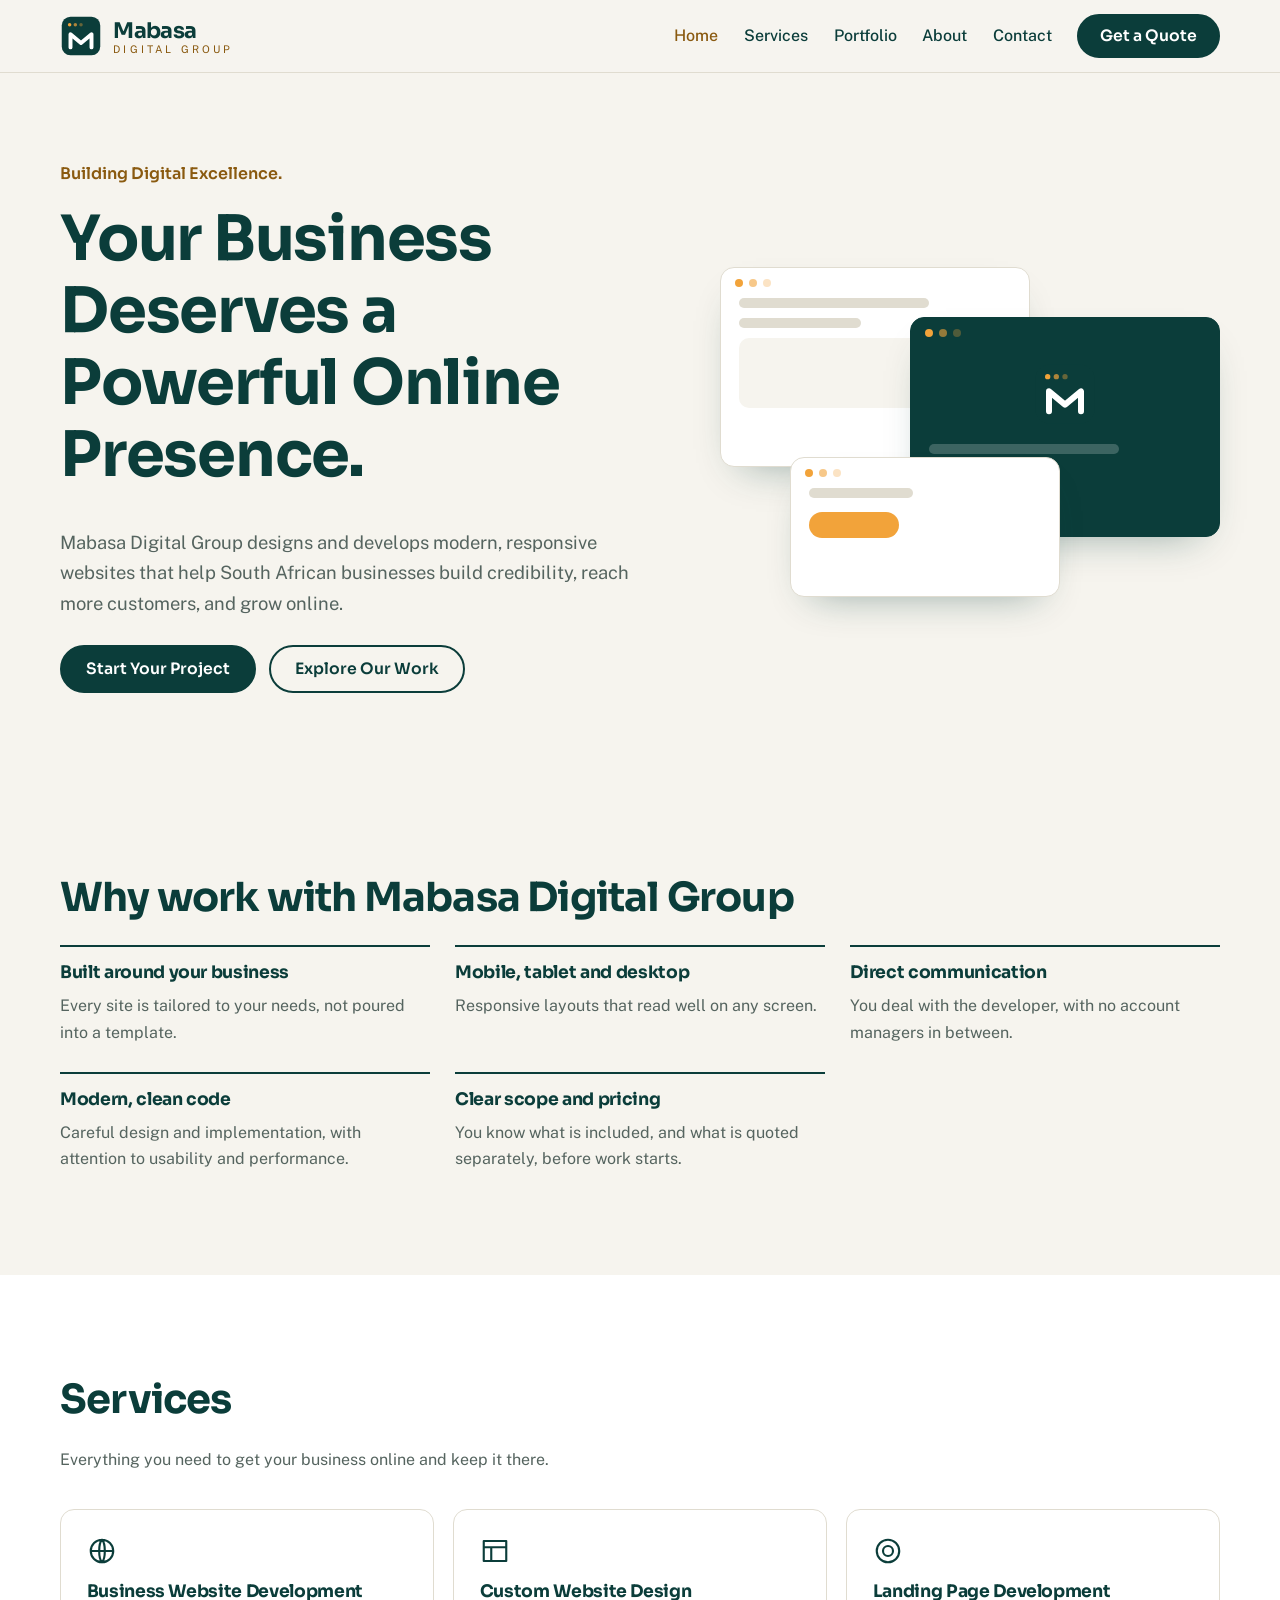
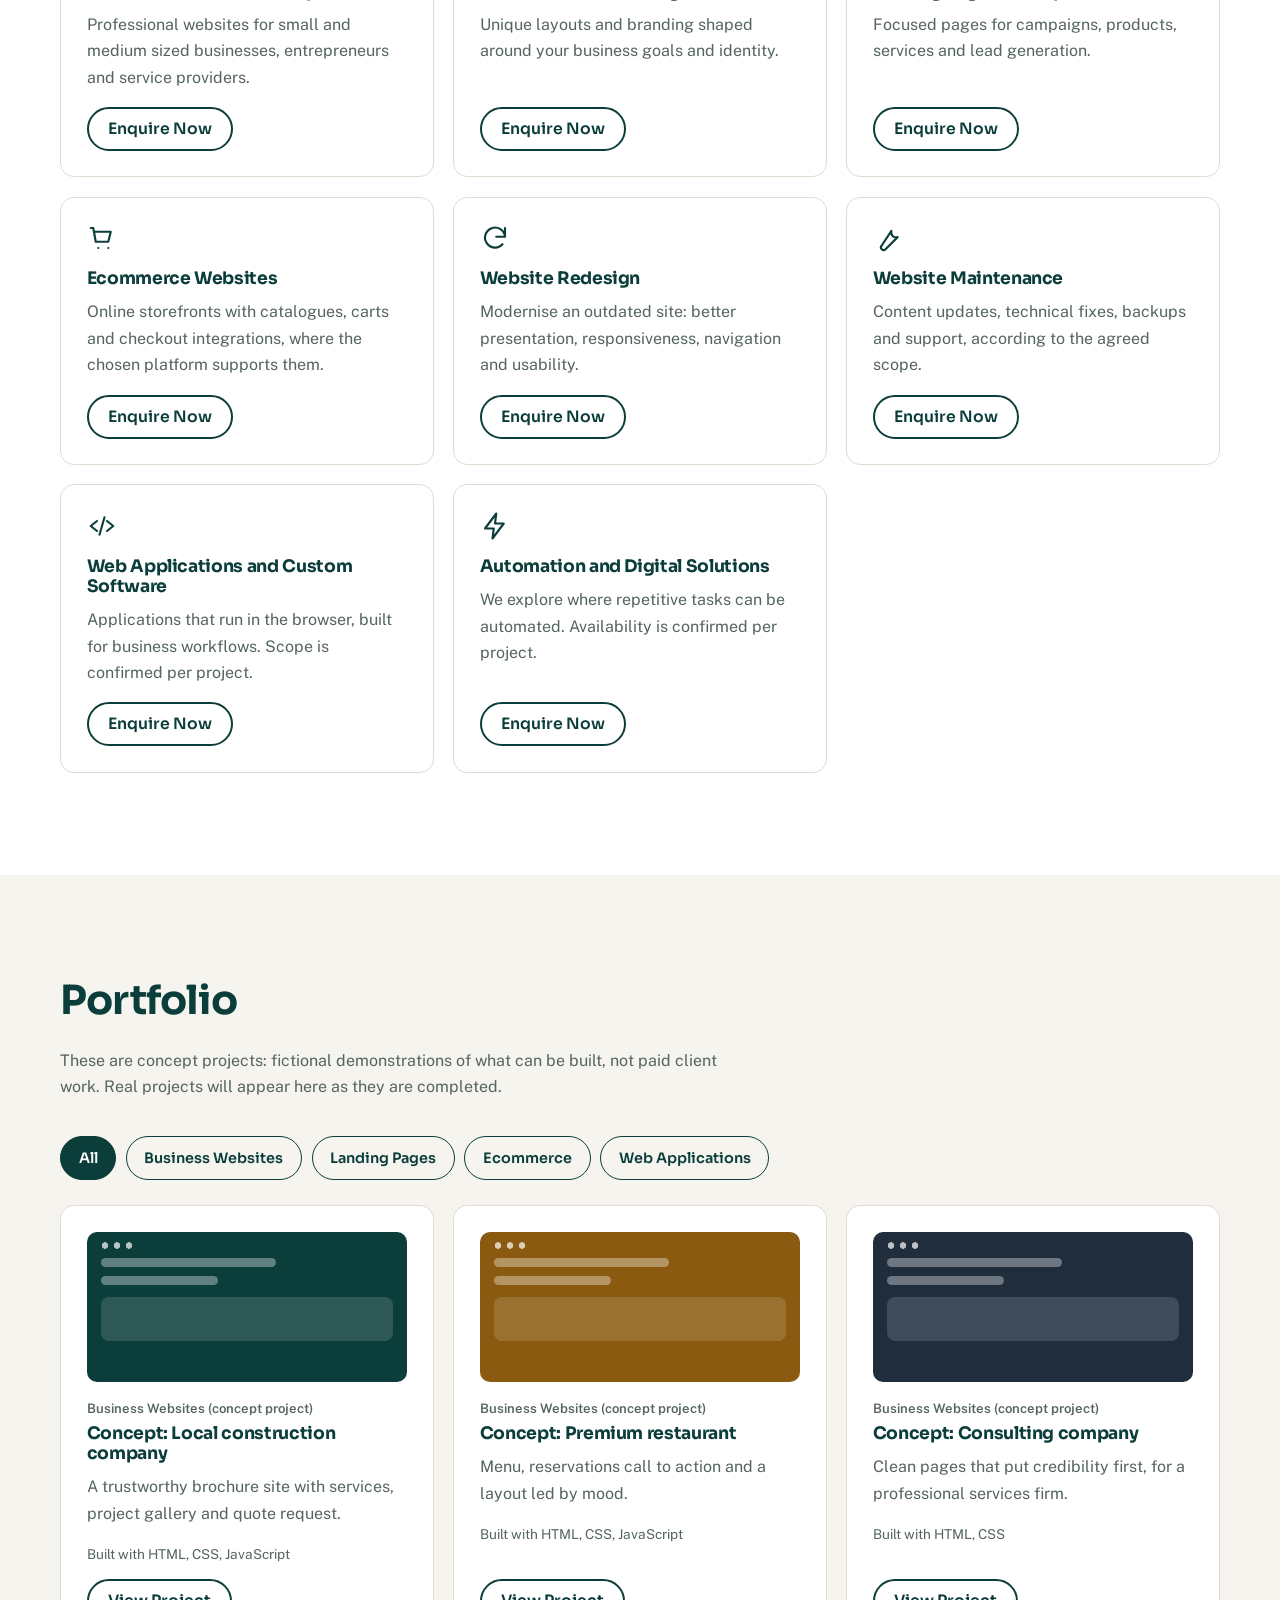
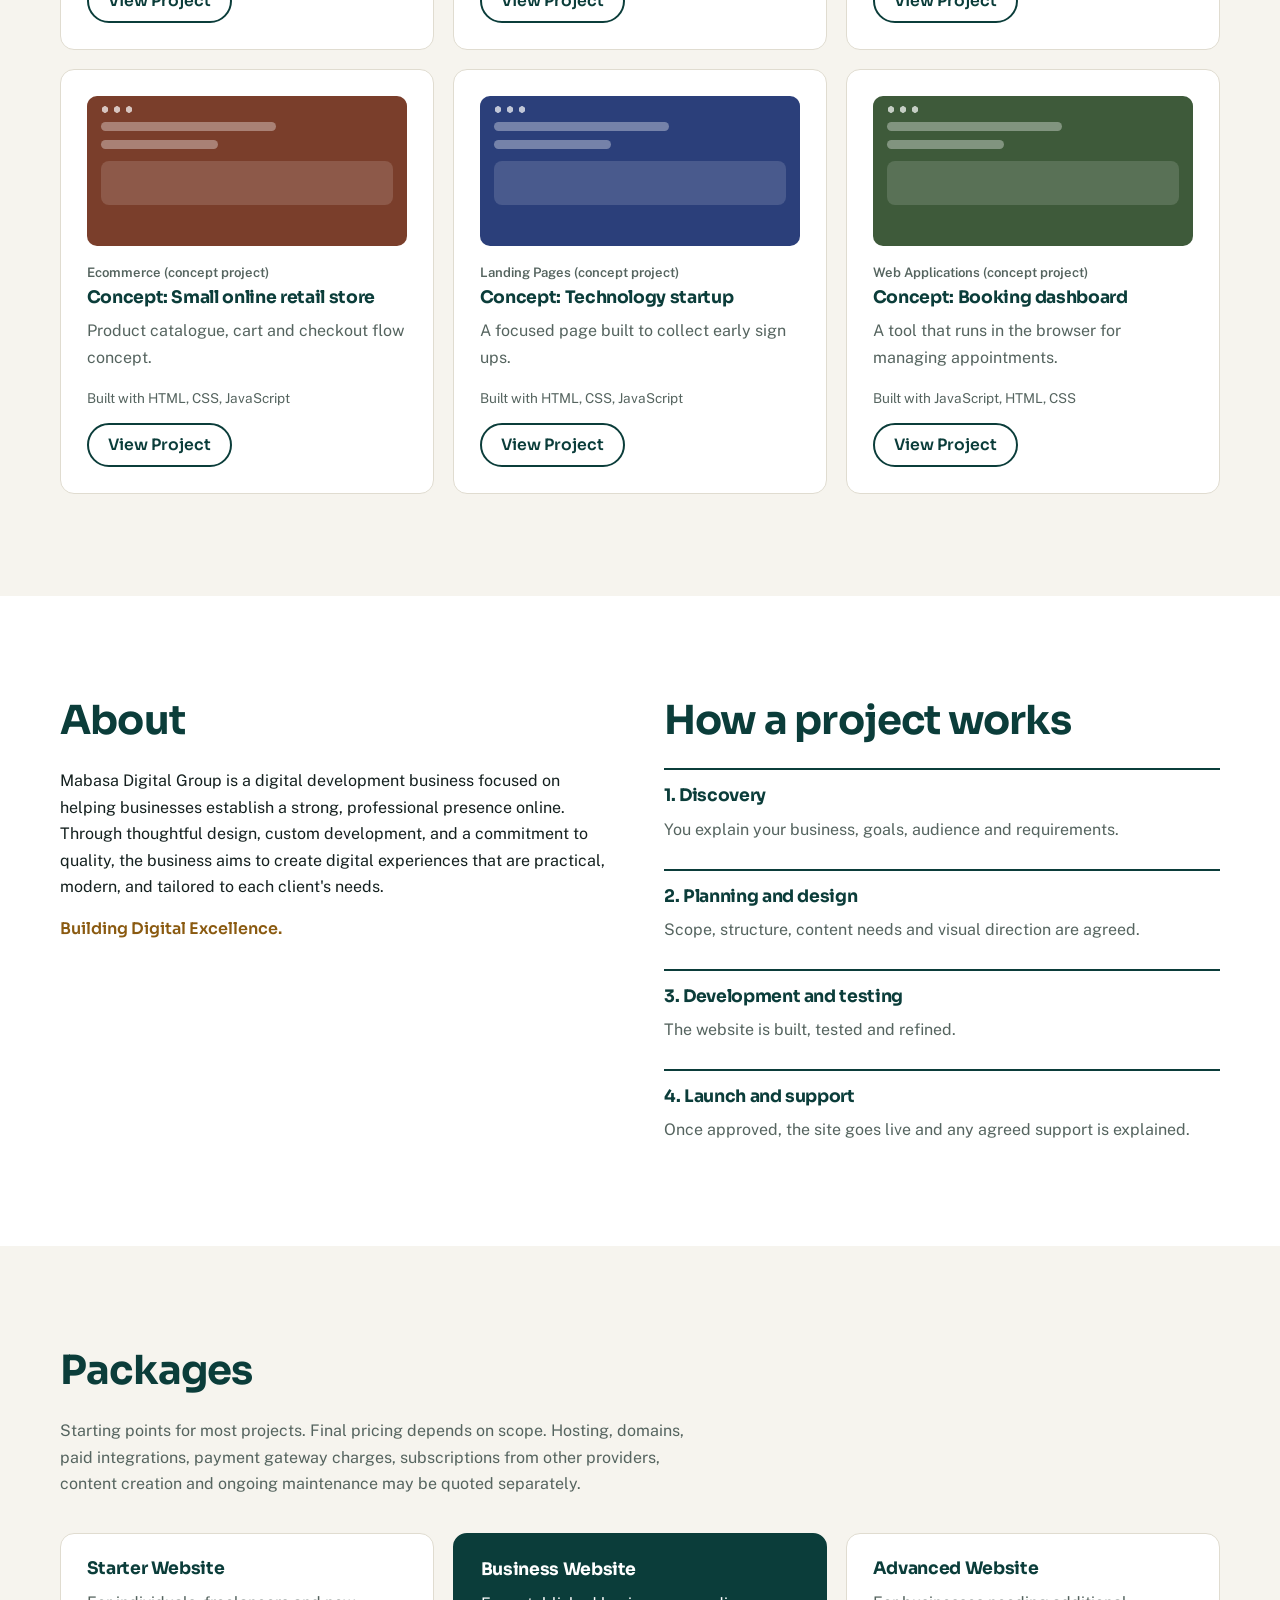
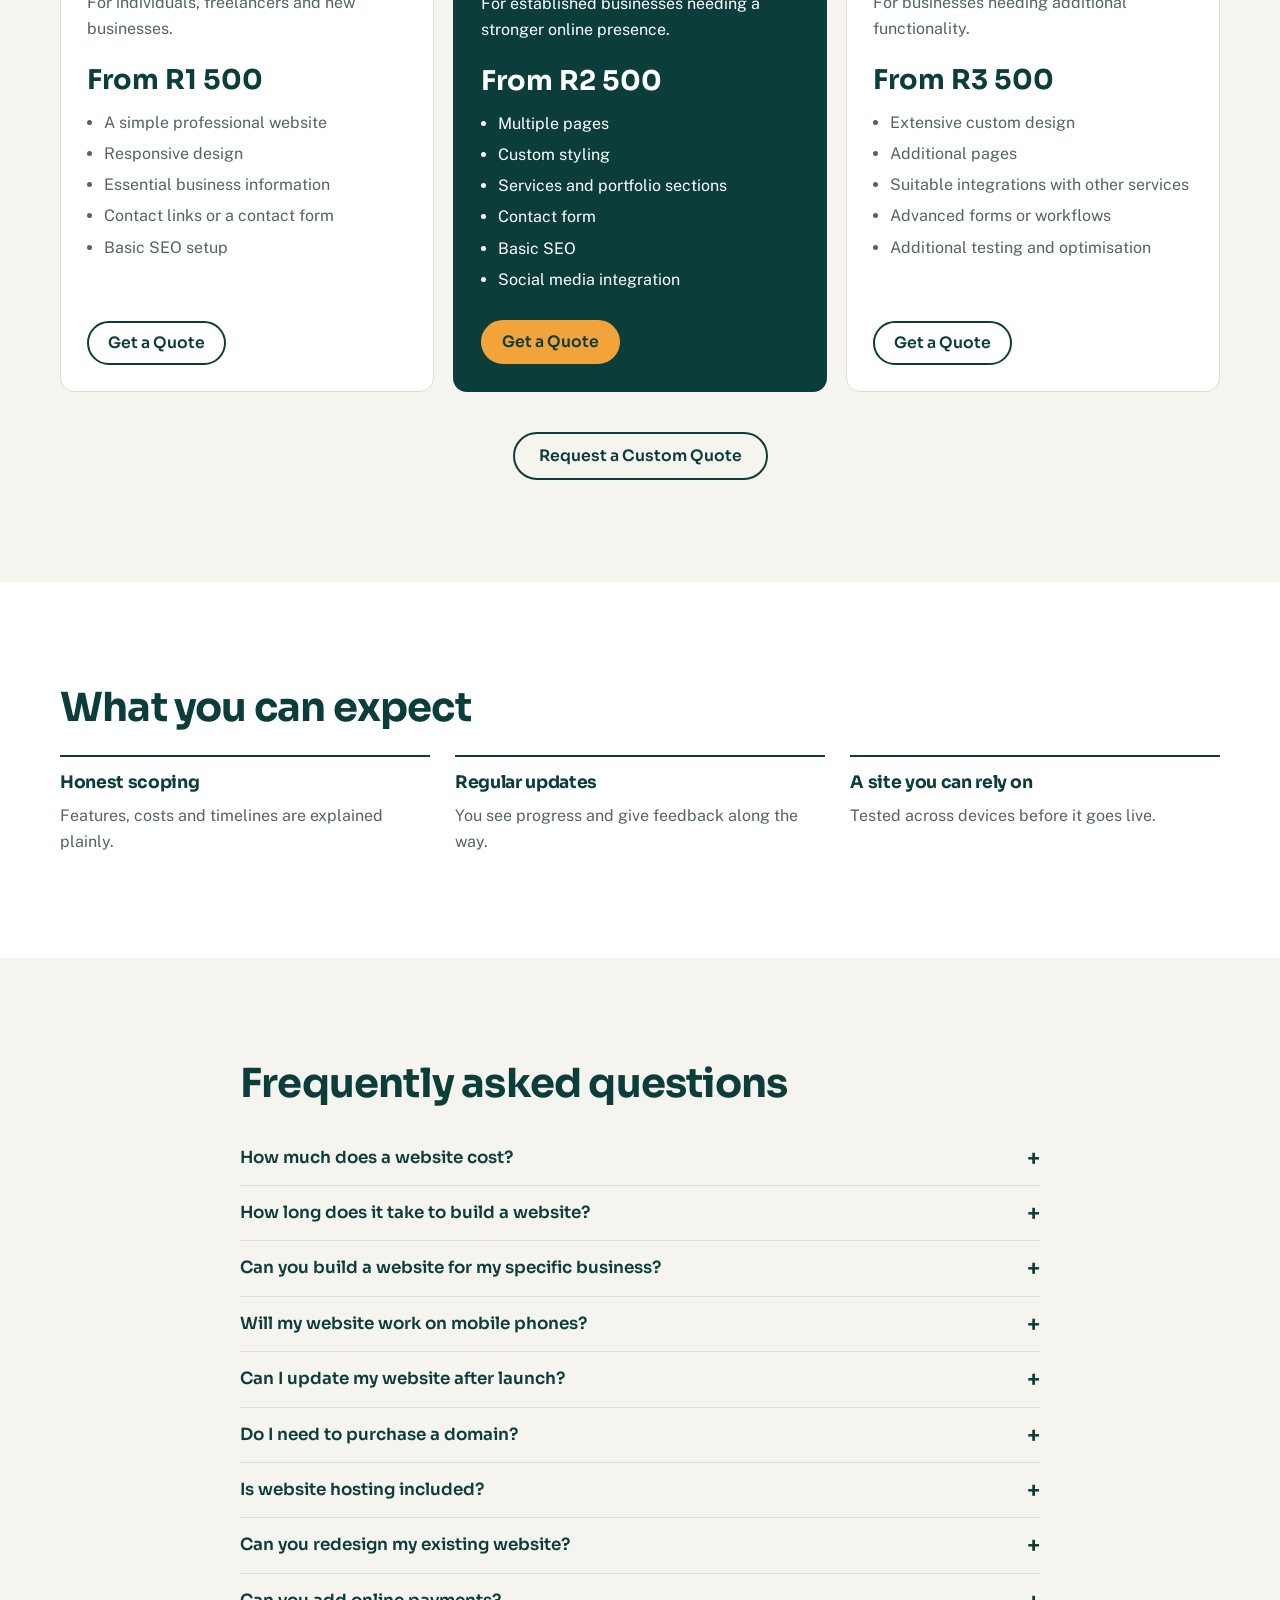
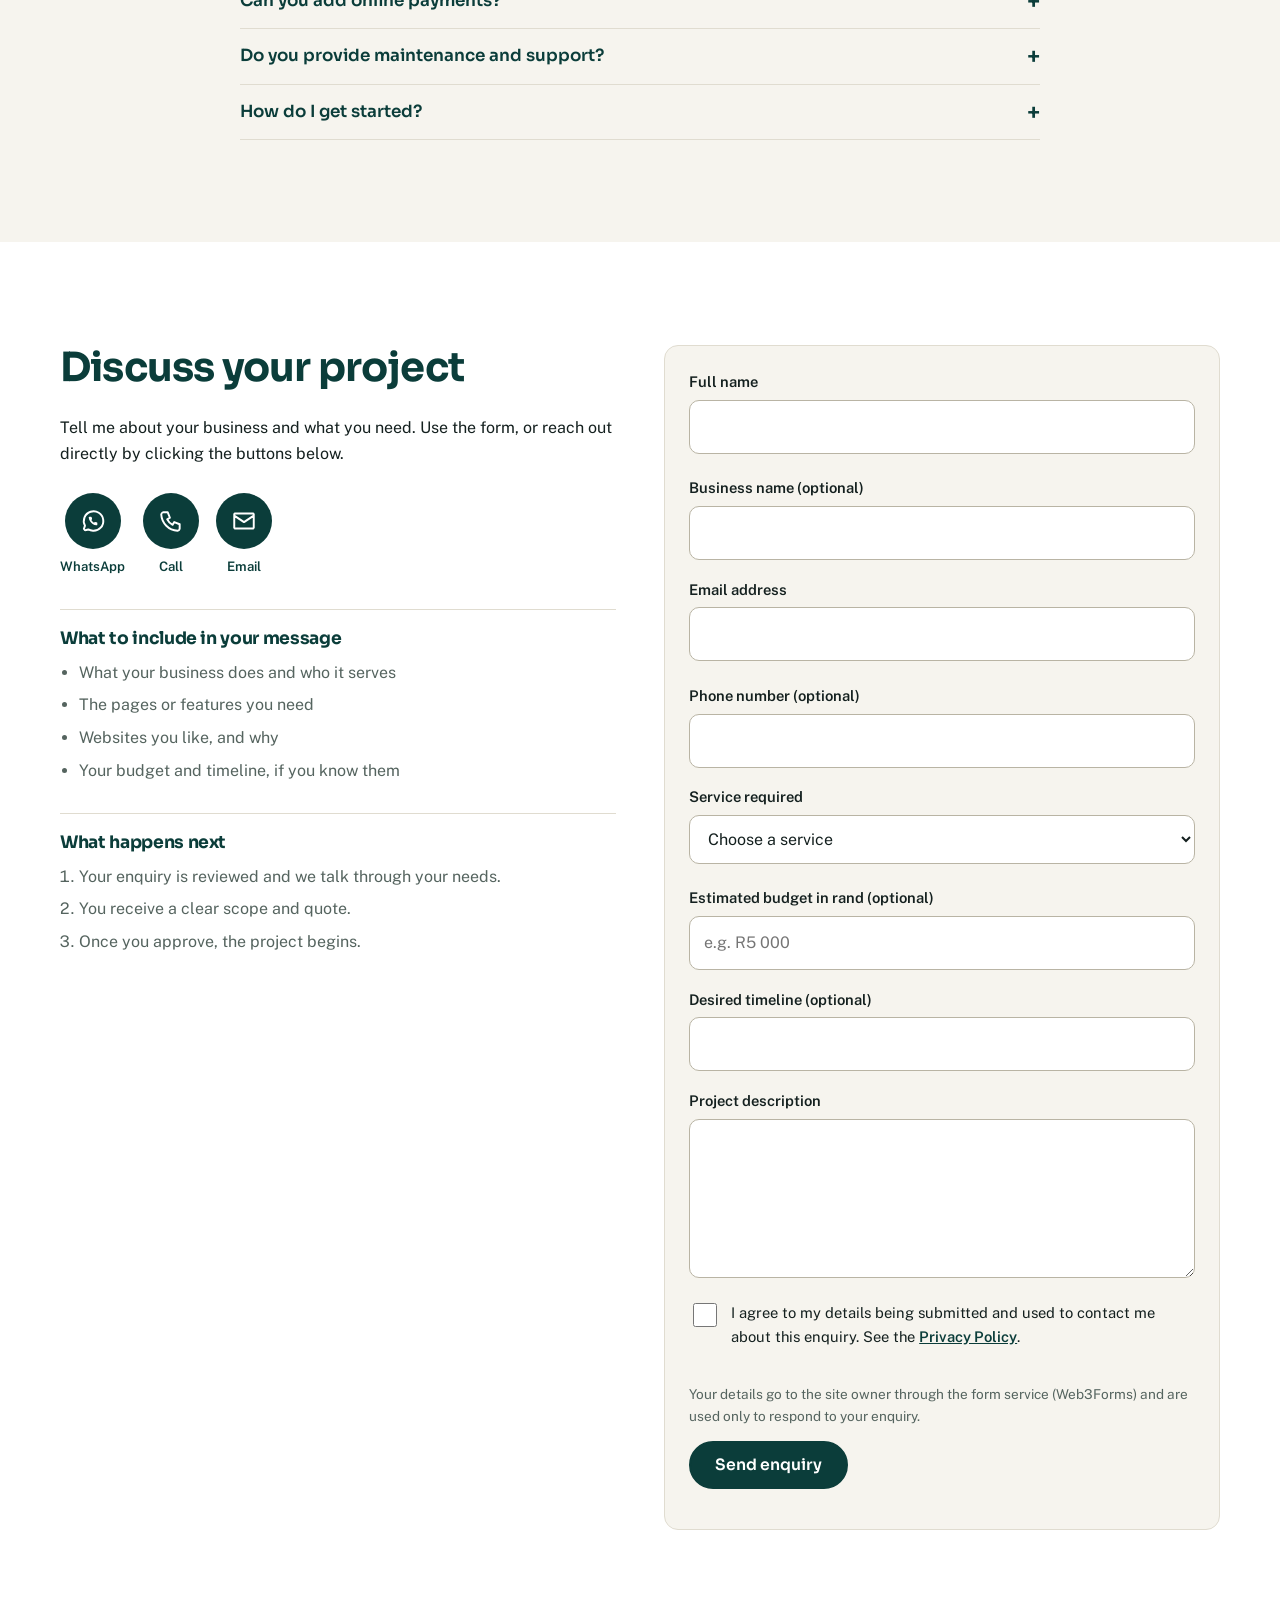
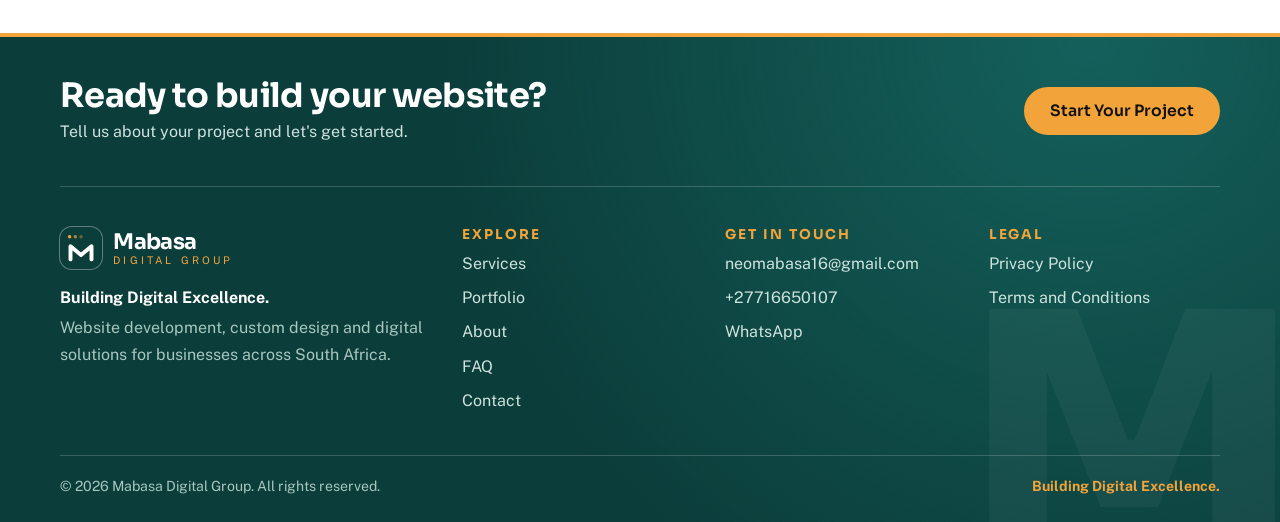
<file: index.html>
<!doctype html>
<html lang="en-ZA">

<head>
  <meta charset="utf-8">
  <meta name="viewport" content="width=device-width, initial-scale=1">
  <title>Mabasa Digital Group</title>
  <meta name="description"
    content="Mabasa Digital Group designs and develops modern, responsive websites for South African businesses. Custom web design, landing pages, e-commerce and more.">
  <link rel="canonical" href="https://mabasadigitalgroup.vercel.app/">
  <meta property="og:title" content="Mabasa Digital Group: Building Digital Excellence.">
  <meta property="og:description" content="Modern, responsive websites for South African businesses.">
  <meta property="og:type" content="website">
  <meta property="og:locale" content="en_ZA">
  <meta name="theme-color" content="#0B3D3A">
  <link rel="preconnect" href="https://fonts.googleapis.com">
  <link rel="preconnect" href="https://fonts.gstatic.com" crossorigin>
  <link rel="stylesheet"
    href="https://fonts.googleapis.com/css2?family=Sora:wght@400;600;700&family=Public+Sans:wght@400;500;600&display=swap">
  <link rel="icon" href="assets/images/favicon.svg" type="image/svg+xml">
  <link rel="stylesheet" href="css/style.css">
  <script
    type="application/ld+json">{"@context":"https://schema.org","@type":"ProfessionalService","name":"Mabasa Digital Group","slogan":"Building Digital Excellence.","description":"Website development, custom web design and digital solutions.","areaServed":"South Africa"}</script>
</head>

<body>
  <svg width="0" height="0" style="position:absolute" aria-hidden="true">
    <symbol id="mark" viewBox="0 0 96 96">
      <rect x="4" y="4" width="88" height="88" rx="20" fill="#0B3D3A" />
      <circle cx="22" cy="22" r="4" fill="#F2A33A" />
      <circle cx="35" cy="22" r="4" fill="#F2A33A" opacity=".7" />
      <circle cx="48" cy="22" r="4" fill="#F2A33A" opacity=".4" />
      <path d="M24 74V44l24 20 24-20v30" fill="none" stroke="#fff" stroke-width="9" stroke-linecap="round"
        stroke-linejoin="round" />
    </symbol>
  </svg>
  <a class="skip" href="#main">Skip to content</a>
  <header class="site-header">
    <div class="wrap bar">
      <a class="brand" href="#top" aria-label="Mabasa Digital Group home"><svg width="42" height="42"
          aria-hidden="true">
          <use href="#mark" />
        </svg><span><b>Mabasa</b><small>Digital Group</small></span></a>
      <button class="burger" aria-expanded="false" aria-controls="nav"
        aria-label="Open menu"><span></span><span></span><span></span></button>
      <nav id="nav" class="nav" aria-label="Main">
        <a href="#top">Home</a><a href="#services">Services</a><a href="#portfolio">Portfolio</a><a
          href="#about">About</a><a href="#contact">Contact</a>
        <a class="btn btn-solid" href="#contact" data-quote>Get a Quote</a>
      </nav>
    </div>
  </header>
  <main id="main">
    <section id="top" class="hero">
      <div class="wrap hero-grid">
        <div>
          <p class="slogan">Building Digital Excellence.</p>
          <h1>Your Business Deserves a Powerful Online Presence.</h1>
          <p class="lead">Mabasa Digital Group designs and develops modern, responsive websites that help South African
            businesses build credibility, reach more customers, and grow online.</p>
          <div class="actions"><a class="btn btn-solid" href="#contact" data-quote>Start Your Project</a><a
              class="btn btn-line" href="#portfolio">Explore Our Work</a></div>
        </div>
        <div class="stage" aria-hidden="true">
          <div class="win w1"><i></i><i></i><i></i>
            <div class="ln l1"></div>
            <div class="ln l2"></div>
            <div class="blk"></div>
          </div>
          <div class="win w2"><i></i><i></i><i></i>
            <div class="m"><svg width="64" height="64">
                <use href="#mark" />
              </svg></div>
            <div class="ln l1"></div>
            <div class="ln l2"></div>
          </div>
          <div class="win w3"><i></i><i></i><i></i>
            <div class="ln l2"></div>
            <div class="btn-mock"></div>
          </div>
        </div>
      </div>
    </section>

    <section class="sec alt" aria-labelledby="why">
      <div class="wrap">
        <h2 id="why">Why work with Mabasa Digital Group</h2>
        <ul class="why">
          <li>
            <h3>Built around your business</h3>
            <p>Every site is tailored to your needs, not poured into a template.</p>
          </li>
          <li>
            <h3>Mobile, tablet and desktop</h3>
            <p>Responsive layouts that read well on any screen.</p>
          </li>
          <li>
            <h3>Direct communication</h3>
            <p>You deal with the developer, with no account managers in between.</p>
          </li>
          <li>
            <h3>Modern, clean code</h3>
            <p>Careful design and implementation, with attention to usability and performance.</p>
          </li>
          <li>
            <h3>Clear scope and pricing</h3>
            <p>You know what is included, and what is quoted separately, before work starts.</p>
          </li>
        </ul>
      </div>
    </section>

    <section id="services" class="sec">
      <div class="wrap">
        <h2>Services</h2>
        <p class="sub">Everything you need to get your business online and keep it there.</p>
        <div id="services-grid" class="grid cards"></div>
      </div>
    </section>

    <section id="portfolio" class="sec alt">
      <div class="wrap">
        <h2>Portfolio</h2>
        <p class="sub">These are concept projects: fictional demonstrations of what can be built, not paid client work.
          Real projects will appear here as they are completed.</p>
        <div id="filters" class="filters" role="group" aria-label="Filter projects"></div>
        <div id="work-grid" class="grid cards" aria-live="polite"></div>
      </div>
    </section>

    <section id="about" class="sec">
      <div class="wrap two">
        <div>
          <h2>About</h2>
          <p>Mabasa Digital Group is a digital development business focused on helping businesses establish a strong,
            professional presence online. Through thoughtful design, custom development, and a commitment to quality,
            the business aims to create digital experiences that are practical, modern, and tailored to each client's
            needs.</p>
          <p class="slogan">Building Digital Excellence.</p>
        </div>
        <div>
          <h2>How a project works</h2>
          <ol class="steps">
            <li>
              <h3>Discovery</h3>
              <p>You explain your business, goals, audience and requirements.</p>
            </li>
            <li>
              <h3>Planning and design</h3>
              <p>Scope, structure, content needs and visual direction are agreed.</p>
            </li>
            <li>
              <h3>Development and testing</h3>
              <p>The website is built, tested and refined.</p>
            </li>
            <li>
              <h3>Launch and support</h3>
              <p>Once approved, the site goes live and any agreed support is explained.</p>
            </li>
          </ol>
        </div>
      </div>
    </section>

    <section id="pricing" class="sec alt">
      <div class="wrap">
        <h2>Packages</h2>
        <p class="sub">Starting points for most projects. Final pricing depends on scope. Hosting, domains, paid
          integrations, payment gateway charges, subscriptions from other providers, content creation and ongoing
          maintenance may be quoted separately.</p>
        <div id="pricing-grid" class="grid cards"></div>
        <p class="center"><a class="btn btn-line" href="#contact" data-quote>Request a Custom Quote</a></p>
      </div>
    </section>

    <section class="sec">
      <div class="wrap">
        <h2>What you can expect</h2>
        <ul class="why">
          <li>
            <h3>Honest scoping</h3>
            <p>Features, costs and timelines are explained plainly.</p>
          </li>
          <li>
            <h3>Regular updates</h3>
            <p>You see progress and give feedback along the way.</p>
          </li>
          <li>
            <h3>A site you can rely on</h3>
            <p>Tested across devices before it goes live.</p>
          </li>
        </ul>
      </div>
    </section>

    <section id="faq" class="sec alt">
      <div class="wrap narrow">
        <h2>Frequently asked questions</h2>
        <div id="faq-list"></div>
      </div>
    </section>

    <section id="contact" class="sec">
      <div class="wrap two">
        <div>
          <h2>Discuss your project</h2>
          <p>Tell me about your business and what you need. Use the form, or reach out directly by clicking the buttons
            below.</p>
          <div id="contact-links" class="links"></div>
          <p id="form-notice" class="notice" hidden></p>
          <div class="info">
            <h3>What to include in your message</h3>
            <ul>
              <li>What your business does and who it serves</li>
              <li>The pages or features you need</li>
              <li>Websites you like, and why</li>
              <li>Your budget and timeline, if you know them</li>
            </ul>
          </div>
          <div class="info">
            <h3>What happens next</h3>
            <ol>
              <li>Your enquiry is reviewed and we talk through your needs.</li>
              <li>You receive a clear scope and quote.</li>
              <li>Once you approve, the project begins.</li>
            </ol>
          </div>
        </div>
        <div>
          <form id="quote-form" novalidate>
            <div class="f"><label for="name">Full name</label><input id="name" name="name" autocomplete="name"
                required><span class="err" id="e-name"></span></div>
            <div class="f"><label for="business">Business name (optional)</label><input id="business" name="business"
                autocomplete="organization"></div>
            <div class="f"><label for="email">Email address</label><input id="email" name="email" type="email"
                autocomplete="email" required><span class="err" id="e-email"></span></div>
            <div class="f"><label for="phone">Phone number (optional)</label><input id="phone" name="phone" type="tel"
                autocomplete="tel"></div>
            <div class="f"><label for="service">Service required</label><select id="service" name="service"
                required></select><span class="err" id="e-service"></span></div>
            <div class="f"><label for="budget">Estimated budget in rand (optional)</label><input id="budget"
                name="budget" inputmode="numeric" placeholder="e.g. R5 000"></div>
            <div class="f"><label for="timeline">Desired timeline (optional)</label><input id="timeline"
                name="timeline"></div>
            <div class="f"><label for="message">Project description</label><textarea id="message" name="message"
                rows="5" required></textarea><span class="err" id="e-message"></span></div>
            <input type="checkbox" name="botcheck" class="hp" tabindex="-1" autocomplete="off" aria-hidden="true">
            <div class="f check"><input id="consent" name="consent" type="checkbox" required><label for="consent">I
                agree to my details being submitted and used to contact me about this enquiry. See the <a
                  class="consent-link" href="legal.html#privacy">Privacy Policy</a>.</label><span class="err"
                id="e-consent"></span></div>
            <p class="fine">Your details go to the site owner through the form service (Web3Forms) and are used only to
              respond to your enquiry.</p>
            <button class="btn btn-solid" type="submit">Send enquiry</button>
            <p id="form-status" role="status" aria-live="polite"></p>
          </form>
        </div>
      </div>
    </section>
  </main>

  <footer class="ft">
    <div class="wrap">
      <div class="ftcta">
        <div>
          <h2>Ready to build your website?</h2>
          <p>Tell us about your project and let's get started.</p>
        </div><a class="btn" href="index.html#contact">Start Your Project</a>
      </div>
      <div class="grid4">
        <div><a class="brand light" href="#top" aria-label="Mabasa Digital Group home"><svg width="42" height="42"
              aria-hidden="true">
              <use href="#mark" />
            </svg><span><b>Mabasa</b><small>Digital Group</small></span></a>
          <p class="ftslogan">Building Digital Excellence.</p>
          <p class="muted">Website development, custom design and digital solutions for businesses across South Africa.
          </p>
        </div>
        <div>
          <h3>Explore</h3><a href="index.html#services">Services</a><a href="index.html#portfolio">Portfolio</a><a
            href="index.html#about">About</a><a href="index.html#faq">FAQ</a><a href="index.html#contact">Contact</a>
        </div>
        <div>
          <h3>Get in touch</h3><a data-mail href="index.html#contact"><span>Email</span></a><a data-tel
            href="index.html#contact"><span>Phone</span></a><a data-wa href="index.html#contact"
            rel="noopener">WhatsApp</a><a data-social="linkedin" href="index.html#contact" rel="noopener">LinkedIn</a><a
            data-social="facebook" href="index.html#contact" rel="noopener">Facebook</a><a data-social="instagram"
            href="index.html#contact" rel="noopener">Instagram</a>
        </div>
        <div>
          <h3>Legal</h3><a href="legal.html#privacy">Privacy Policy</a><a href="legal.html#terms">Terms and
            Conditions</a>
        </div>
      </div>
      <div class="copy"><span>&copy; <span data-year></span> Mabasa Digital Group. All rights reserved.</span><span
          class="orange">Building Digital Excellence.</span></div>
    </div>
  </footer>
  <script src="js/config.js"></script>
  <script src="js/main.js"></script>
  <script src="js/footer.js"></script>
</body>

</html>
</file>
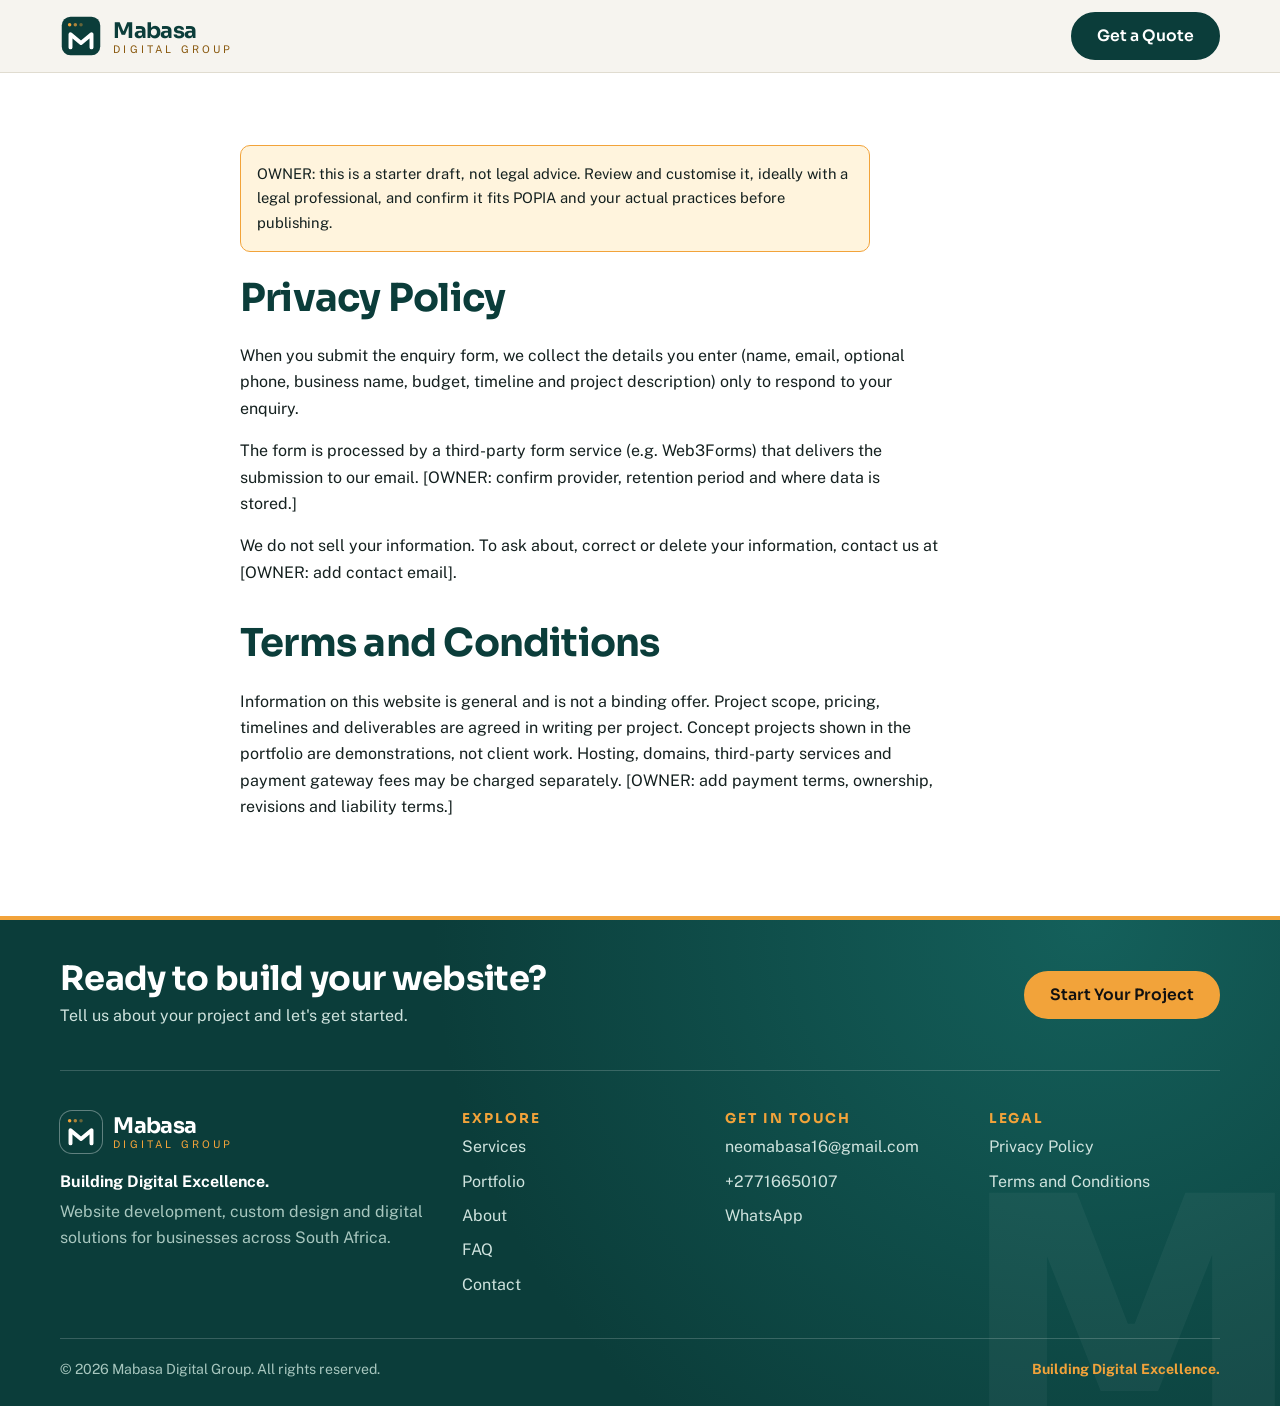
<file: legal.html>
<!doctype html>
<html lang="en-ZA">
<head>
<meta charset="utf-8">
<meta name="viewport" content="width=device-width, initial-scale=1">
<title>Privacy Policy and Terms | Mabasa Digital Group</title>
<meta name="description" content="Starter privacy policy and terms for Mabasa Digital Group. Owner review required before publication.">
<meta name="theme-color" content="#0B3D3A">
<link rel="preconnect" href="https://fonts.googleapis.com"><link rel="preconnect" href="https://fonts.gstatic.com" crossorigin>
<link rel="stylesheet" href="https://fonts.googleapis.com/css2?family=Sora:wght@400;600;700&family=Public+Sans:wght@400;500;600&display=swap">
<link rel="icon" href="assets/images/favicon.svg" type="image/svg+xml">
<link rel="stylesheet" href="css/style.css">
</head>
<body>
<svg width="0" height="0" style="position:absolute" aria-hidden="true"><symbol id="mark" viewBox="0 0 96 96"><rect x="4" y="4" width="88" height="88" rx="20" fill="#0B3D3A"/><circle cx="22" cy="22" r="4" fill="#F2A33A"/><circle cx="35" cy="22" r="4" fill="#F2A33A" opacity=".7"/><circle cx="48" cy="22" r="4" fill="#F2A33A" opacity=".4"/><path d="M24 74V44l24 20 24-20v30" fill="none" stroke="#fff" stroke-width="9" stroke-linecap="round" stroke-linejoin="round"/></symbol></svg>
<header class="site-header">
  <div class="wrap bar">
    <a class="brand" href="index.html" aria-label="Mabasa Digital Group home"><svg width="42" height="42" aria-hidden="true"><use href="#mark"/></svg><span><b>Mabasa</b><small>Digital Group</small></span></a>
    <a class="btn btn-solid" href="index.html#contact">Get a Quote</a>
  </div>
</header>
<main class="wrap narrow legal-page">
<p class="notice">OWNER: this is a starter draft, not legal advice. Review and customise it, ideally with a legal professional, and confirm it fits POPIA and your actual practices before publishing.</p>
<h1 id="privacy">Privacy Policy</h1>
<p>When you submit the enquiry form, we collect the details you enter (name, email, optional phone, business name, budget, timeline and project description) only to respond to your enquiry.</p>
<p>The form is processed by a third-party form service (e.g. Web3Forms) that delivers the submission to our email. [OWNER: confirm provider, retention period and where data is stored.]</p>
<p>We do not sell your information. To ask about, correct or delete your information, contact us at [OWNER: add contact email].</p>
<h1 id="terms">Terms and Conditions</h1>
<p>Information on this website is general and is not a binding offer. Project scope, pricing, timelines and deliverables are agreed in writing per project. Concept projects shown in the portfolio are demonstrations, not client work. Hosting, domains, third-party services and payment gateway fees may be charged separately. [OWNER: add payment terms, ownership, revisions and liability terms.]</p>
</main>
<footer class="ft"><div class="wrap">
<div class="ftcta"><div><h2>Ready to build your website?</h2><p>Tell us about your project and let's get started.</p></div><a class="btn" href="index.html#contact">Start Your Project</a></div>
<div class="grid4">
<div><a class="brand light" href="index.html" aria-label="Mabasa Digital Group home"><svg width="42" height="42" aria-hidden="true"><use href="#mark"/></svg><span><b>Mabasa</b><small>Digital Group</small></span></a><p class="ftslogan">Building Digital Excellence.</p><p class="muted">Website development, custom design and digital solutions for businesses across South Africa.</p></div>
<div><h3>Explore</h3><a href="index.html#services">Services</a><a href="index.html#portfolio">Portfolio</a><a href="index.html#about">About</a><a href="index.html#faq">FAQ</a><a href="index.html#contact">Contact</a></div>
<div><h3>Get in touch</h3><a data-mail href="index.html#contact"><span>Email</span></a><a data-tel href="index.html#contact"><span>Phone</span></a><a data-wa href="index.html#contact" rel="noopener">WhatsApp</a><a data-social="linkedin" href="index.html#contact" rel="noopener">LinkedIn</a><a data-social="facebook" href="index.html#contact" rel="noopener">Facebook</a><a data-social="instagram" href="index.html#contact" rel="noopener">Instagram</a></div>
<div><h3>Legal</h3><a href="legal.html#privacy">Privacy Policy</a><a href="legal.html#terms">Terms and Conditions</a></div>
</div><div class="copy"><span>&copy; <span data-year></span> Mabasa Digital Group. All rights reserved.</span><span class="orange">Building Digital Excellence.</span></div></div></footer>
<script src="js/config.js"></script>
<script src="js/footer.js"></script>
</body>
</html>
</file>
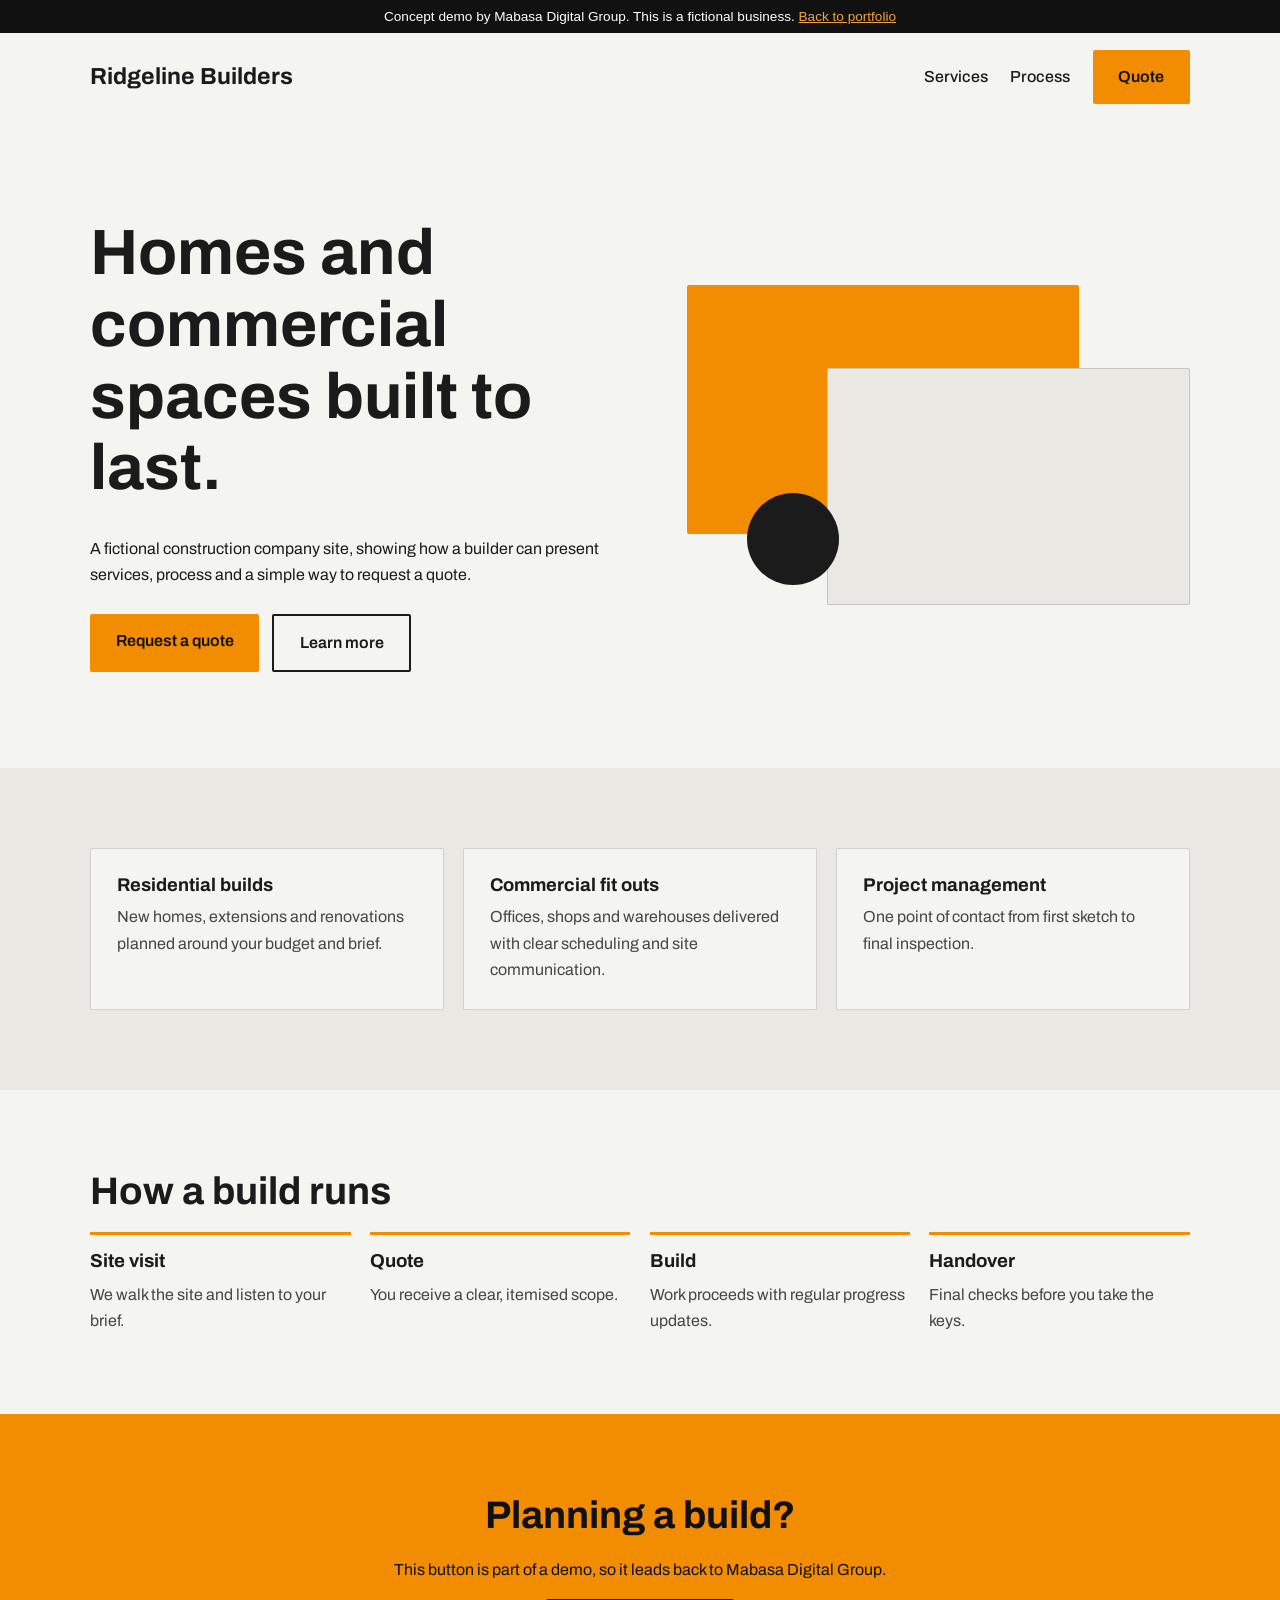
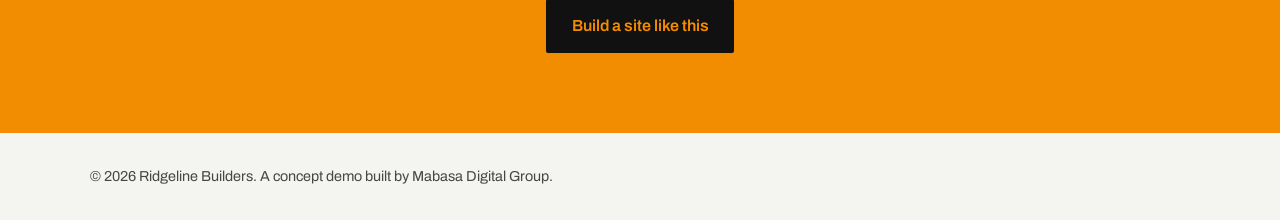
<file: demos/construction.html>
<!doctype html>
<html lang="en-ZA"><head><meta charset="utf-8"><meta name="viewport" content="width=device-width, initial-scale=1">
<title>Ridgeline Builders (concept demo)</title><meta name="robots" content="noindex">
<link rel="stylesheet" href="https://fonts.googleapis.com/css2?family=Archivo:wght@400;600;700&display=swap">
<style>:root{--h:'Archivo';--b:'Archivo';--bg:#F4F4F1;--fg:#1B1B1B;--ac:#F28C00;--on:#111111;--sf:#E9E8E2;--r:2px}*{box-sizing:border-box}html{scroll-behavior:smooth}body{margin:0;font:400 1rem/1.65 var(--b),Arial,sans-serif;background:var(--bg);color:var(--fg)}
h1,h2,h3{font-family:var(--h),Georgia,serif;line-height:1.12;margin:0 0 .5em}h1{font-size:clamp(2.3rem,6vw,4rem)}h2{font-size:clamp(1.6rem,4vw,2.4rem)}p{max-width:62ch}
.demo{background:#111;color:#fff;font:500 .85rem Arial,sans-serif;padding:.55rem 1rem;text-align:center}.demo a{color:#F2A33A}
.w{width:min(1100px,100% - 2.5rem);margin:auto}header .w{display:flex;justify-content:space-between;align-items:center;gap:1rem;flex-wrap:wrap;padding:1.1rem 0}
.logo{font:700 1.45rem var(--h)}nav{display:flex;gap:1.4rem;align-items:center;flex-wrap:wrap}nav a{color:inherit;text-decoration:none;font-weight:500}
.btn{display:inline-block;padding:.85rem 1.6rem;background:var(--ac);color:var(--on);border-radius:var(--r);font-weight:600;text-decoration:none;transition:transform .2s}.btn:hover{transform:translateY(-2px)}
.btn.o{background:none;border:2px solid currentColor;color:inherit}a:focus-visible{outline:3px solid var(--ac);outline-offset:3px}
.hero{padding:clamp(3rem,8vw,6rem) 0}.sp{display:grid;gap:2.5rem;align-items:center}.ct{text-align:center}.ct p{margin-inline:auto}.ct .ac{justify-content:center}
.ac{display:flex;gap:.8rem;flex-wrap:wrap;margin-top:1.6rem}.art{position:relative;height:320px}.art i{position:absolute;border-radius:var(--r)}
.a1{inset:0 22% 22% 0;background:var(--ac)}.a2{inset:26% 0 0 28%;background:var(--sf);border:1px solid rgba(128,128,128,.35)}.a3{width:92px;height:92px;left:12%;bottom:6%;background:var(--fg);border-radius:50%!important}
.sec{padding:clamp(3rem,7vw,5rem) 0}.sf{background:var(--sf)}.g{display:grid;gap:1.2rem}.c{padding:1.6rem;border:1px solid rgba(128,128,128,.3);border-radius:var(--r);background:var(--bg);transition:transform .25s}.c:hover{transform:translateY(-4px)}
.c h3{font-size:1.15rem}.c p{margin:0;opacity:.8}.n{border-top:3px solid var(--ac);padding-top:1rem}.n p{margin:0;opacity:.8}.cta{background:var(--ac);color:var(--on);text-align:center}.cta .btn{background:var(--on);color:var(--ac)}
footer{padding:2rem 0;font-size:.9rem;opacity:.8}
.dash{display:grid;grid-template-columns:90px 1fr;gap:1rem;background:#fff;border:1px solid #dde3ea;border-radius:16px;padding:1rem;box-shadow:0 24px 50px -28px rgba(20,33,61,.5)}
.dash b{display:block;height:10px;border-radius:6px;background:#dde3ea;margin-bottom:12px}.dash .k{display:grid;grid-template-columns:repeat(3,1fr);gap:.6rem;margin-bottom:.8rem}.dash .k span{height:64px;border-radius:10px;background:var(--sf);border:1px solid #dde3ea;position:relative}
.dash .k span::after{content:"";position:absolute;left:10px;bottom:10px;width:50%;height:8px;border-radius:5px;background:var(--ac)}.dash em{display:block;height:34px;border-radius:8px;background:#EEF2F6;margin-bottom:8px}.dash em:first-child{border-left:4px solid var(--ac)}
@media(min-width:800px){.sp{grid-template-columns:1.05fr .95fr}.g3{grid-template-columns:repeat(3,1fr)}.g4{grid-template-columns:repeat(4,1fr)}}
@media(prefers-reduced-motion:reduce){*{transition:none!important;scroll-behavior:auto!important}}</style></head><body>
<div class="demo">Concept demo by Mabasa Digital Group. This is a fictional business. <a href="../index.html#portfolio">Back to portfolio</a></div>
<header><div class="w"><div class="logo">Ridgeline Builders</div><nav aria-label="Demo"><a href="#features">Services</a><a href="#more">Process</a><a class="btn" href="#cta">Quote</a></nav></div></header>
<main><section class="hero"><div class="w sp"><div><h1>Homes and commercial spaces built to last.</h1><p>A fictional construction company site, showing how a builder can present services, process and a simple way to request a quote.</p><div class="ac"><a class="btn" href="#cta">Request a quote</a><a class="btn o" href="#features">Learn more</a></div></div><div class="art" aria-hidden="true"><i class="a1"></i><i class="a2"></i><i class="a3"></i></div></div></section>
<section id="features" class="sec sf"><div class="w g g3"><div class="c"><h3>Residential builds</h3><p>New homes, extensions and renovations planned around your budget and brief.</p></div><div class="c"><h3>Commercial fit outs</h3><p>Offices, shops and warehouses delivered with clear scheduling and site communication.</p></div><div class="c"><h3>Project management</h3><p>One point of contact from first sketch to final inspection.</p></div></div></section>
<section id="more" class="sec"><div class="w"><h2>How a build runs</h2><div class="g g4"><div class="n"><h3>Site visit</h3><p>We walk the site and listen to your brief.</p></div><div class="n"><h3>Quote</h3><p>You receive a clear, itemised scope.</p></div><div class="n"><h3>Build</h3><p>Work proceeds with regular progress updates.</p></div><div class="n"><h3>Handover</h3><p>Final checks before you take the keys.</p></div></div></div></section>
<section id="cta" class="sec cta"><div class="w"><h2>Planning a build?</h2><p style="margin-inline:auto">This button is part of a demo, so it leads back to Mabasa Digital Group.</p><a class="btn" href="../index.html#contact">Build a site like this</a></div></section></main>
<footer><div class="w">&copy; <span id="y"></span> Ridgeline Builders. A concept demo built by Mabasa Digital Group.</div></footer>
<script>document.getElementById("y").textContent=new Date().getFullYear()</script></body></html>
</file>
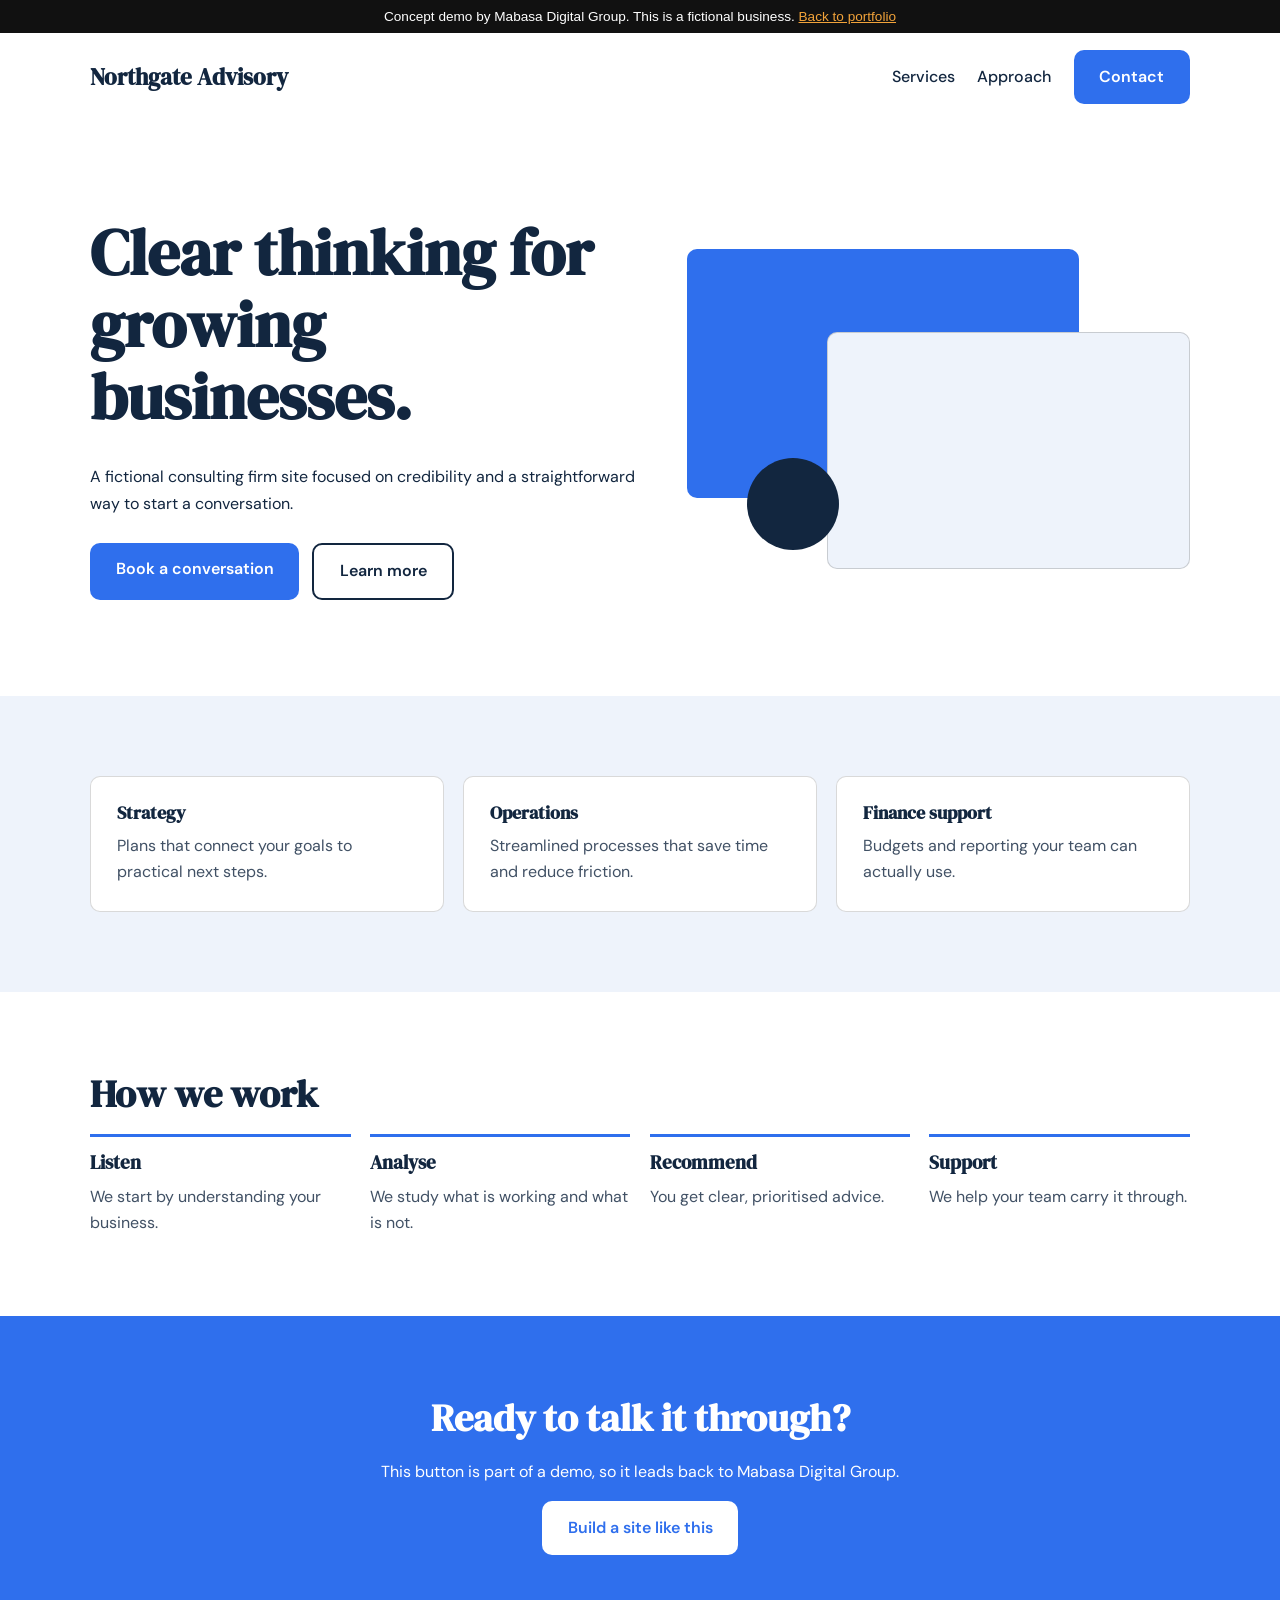
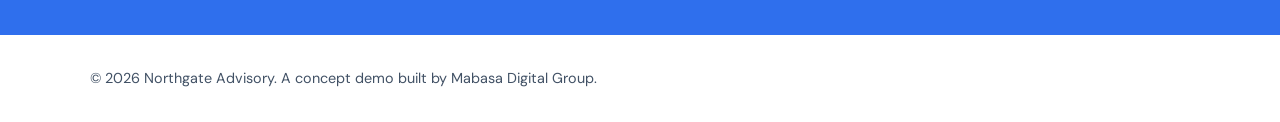
<file: demos/consulting.html>
<!doctype html>
<html lang="en-ZA"><head><meta charset="utf-8"><meta name="viewport" content="width=device-width, initial-scale=1">
<title>Northgate Advisory (concept demo)</title><meta name="robots" content="noindex">
<link rel="stylesheet" href="https://fonts.googleapis.com/css2?family=DM+Serif+Display:wght@400;600;700&family=DM+Sans:wght@400;500;600&display=swap">
<style>:root{--h:'DM Serif Display';--b:'DM Sans';--bg:#FFFFFF;--fg:#12263F;--ac:#2F6FED;--on:#FFFFFF;--sf:#EEF3FB;--r:10px}*{box-sizing:border-box}html{scroll-behavior:smooth}body{margin:0;font:400 1rem/1.65 var(--b),Arial,sans-serif;background:var(--bg);color:var(--fg)}
h1,h2,h3{font-family:var(--h),Georgia,serif;line-height:1.12;margin:0 0 .5em}h1{font-size:clamp(2.3rem,6vw,4rem)}h2{font-size:clamp(1.6rem,4vw,2.4rem)}p{max-width:62ch}
.demo{background:#111;color:#fff;font:500 .85rem Arial,sans-serif;padding:.55rem 1rem;text-align:center}.demo a{color:#F2A33A}
.w{width:min(1100px,100% - 2.5rem);margin:auto}header .w{display:flex;justify-content:space-between;align-items:center;gap:1rem;flex-wrap:wrap;padding:1.1rem 0}
.logo{font:700 1.45rem var(--h)}nav{display:flex;gap:1.4rem;align-items:center;flex-wrap:wrap}nav a{color:inherit;text-decoration:none;font-weight:500}
.btn{display:inline-block;padding:.85rem 1.6rem;background:var(--ac);color:var(--on);border-radius:var(--r);font-weight:600;text-decoration:none;transition:transform .2s}.btn:hover{transform:translateY(-2px)}
.btn.o{background:none;border:2px solid currentColor;color:inherit}a:focus-visible{outline:3px solid var(--ac);outline-offset:3px}
.hero{padding:clamp(3rem,8vw,6rem) 0}.sp{display:grid;gap:2.5rem;align-items:center}.ct{text-align:center}.ct p{margin-inline:auto}.ct .ac{justify-content:center}
.ac{display:flex;gap:.8rem;flex-wrap:wrap;margin-top:1.6rem}.art{position:relative;height:320px}.art i{position:absolute;border-radius:var(--r)}
.a1{inset:0 22% 22% 0;background:var(--ac)}.a2{inset:26% 0 0 28%;background:var(--sf);border:1px solid rgba(128,128,128,.35)}.a3{width:92px;height:92px;left:12%;bottom:6%;background:var(--fg);border-radius:50%!important}
.sec{padding:clamp(3rem,7vw,5rem) 0}.sf{background:var(--sf)}.g{display:grid;gap:1.2rem}.c{padding:1.6rem;border:1px solid rgba(128,128,128,.3);border-radius:var(--r);background:var(--bg);transition:transform .25s}.c:hover{transform:translateY(-4px)}
.c h3{font-size:1.15rem}.c p{margin:0;opacity:.8}.n{border-top:3px solid var(--ac);padding-top:1rem}.n p{margin:0;opacity:.8}.cta{background:var(--ac);color:var(--on);text-align:center}.cta .btn{background:var(--on);color:var(--ac)}
footer{padding:2rem 0;font-size:.9rem;opacity:.8}
.dash{display:grid;grid-template-columns:90px 1fr;gap:1rem;background:#fff;border:1px solid #dde3ea;border-radius:16px;padding:1rem;box-shadow:0 24px 50px -28px rgba(20,33,61,.5)}
.dash b{display:block;height:10px;border-radius:6px;background:#dde3ea;margin-bottom:12px}.dash .k{display:grid;grid-template-columns:repeat(3,1fr);gap:.6rem;margin-bottom:.8rem}.dash .k span{height:64px;border-radius:10px;background:var(--sf);border:1px solid #dde3ea;position:relative}
.dash .k span::after{content:"";position:absolute;left:10px;bottom:10px;width:50%;height:8px;border-radius:5px;background:var(--ac)}.dash em{display:block;height:34px;border-radius:8px;background:#EEF2F6;margin-bottom:8px}.dash em:first-child{border-left:4px solid var(--ac)}
@media(min-width:800px){.sp{grid-template-columns:1.05fr .95fr}.g3{grid-template-columns:repeat(3,1fr)}.g4{grid-template-columns:repeat(4,1fr)}}
@media(prefers-reduced-motion:reduce){*{transition:none!important;scroll-behavior:auto!important}}</style></head><body>
<div class="demo">Concept demo by Mabasa Digital Group. This is a fictional business. <a href="../index.html#portfolio">Back to portfolio</a></div>
<header><div class="w"><div class="logo">Northgate Advisory</div><nav aria-label="Demo"><a href="#features">Services</a><a href="#more">Approach</a><a class="btn" href="#cta">Contact</a></nav></div></header>
<main><section class="hero"><div class="w sp"><div><h1>Clear thinking for growing businesses.</h1><p>A fictional consulting firm site focused on credibility and a straightforward way to start a conversation.</p><div class="ac"><a class="btn" href="#cta">Book a conversation</a><a class="btn o" href="#features">Learn more</a></div></div><div class="art" aria-hidden="true"><i class="a1"></i><i class="a2"></i><i class="a3"></i></div></div></section>
<section id="features" class="sec sf"><div class="w g g3"><div class="c"><h3>Strategy</h3><p>Plans that connect your goals to practical next steps.</p></div><div class="c"><h3>Operations</h3><p>Streamlined processes that save time and reduce friction.</p></div><div class="c"><h3>Finance support</h3><p>Budgets and reporting your team can actually use.</p></div></div></section>
<section id="more" class="sec"><div class="w"><h2>How we work</h2><div class="g g4"><div class="n"><h3>Listen</h3><p>We start by understanding your business.</p></div><div class="n"><h3>Analyse</h3><p>We study what is working and what is not.</p></div><div class="n"><h3>Recommend</h3><p>You get clear, prioritised advice.</p></div><div class="n"><h3>Support</h3><p>We help your team carry it through.</p></div></div></div></section>
<section id="cta" class="sec cta"><div class="w"><h2>Ready to talk it through?</h2><p style="margin-inline:auto">This button is part of a demo, so it leads back to Mabasa Digital Group.</p><a class="btn" href="../index.html#contact">Build a site like this</a></div></section></main>
<footer><div class="w">&copy; <span id="y"></span> Northgate Advisory. A concept demo built by Mabasa Digital Group.</div></footer>
<script>document.getElementById("y").textContent=new Date().getFullYear()</script></body></html>
</file>
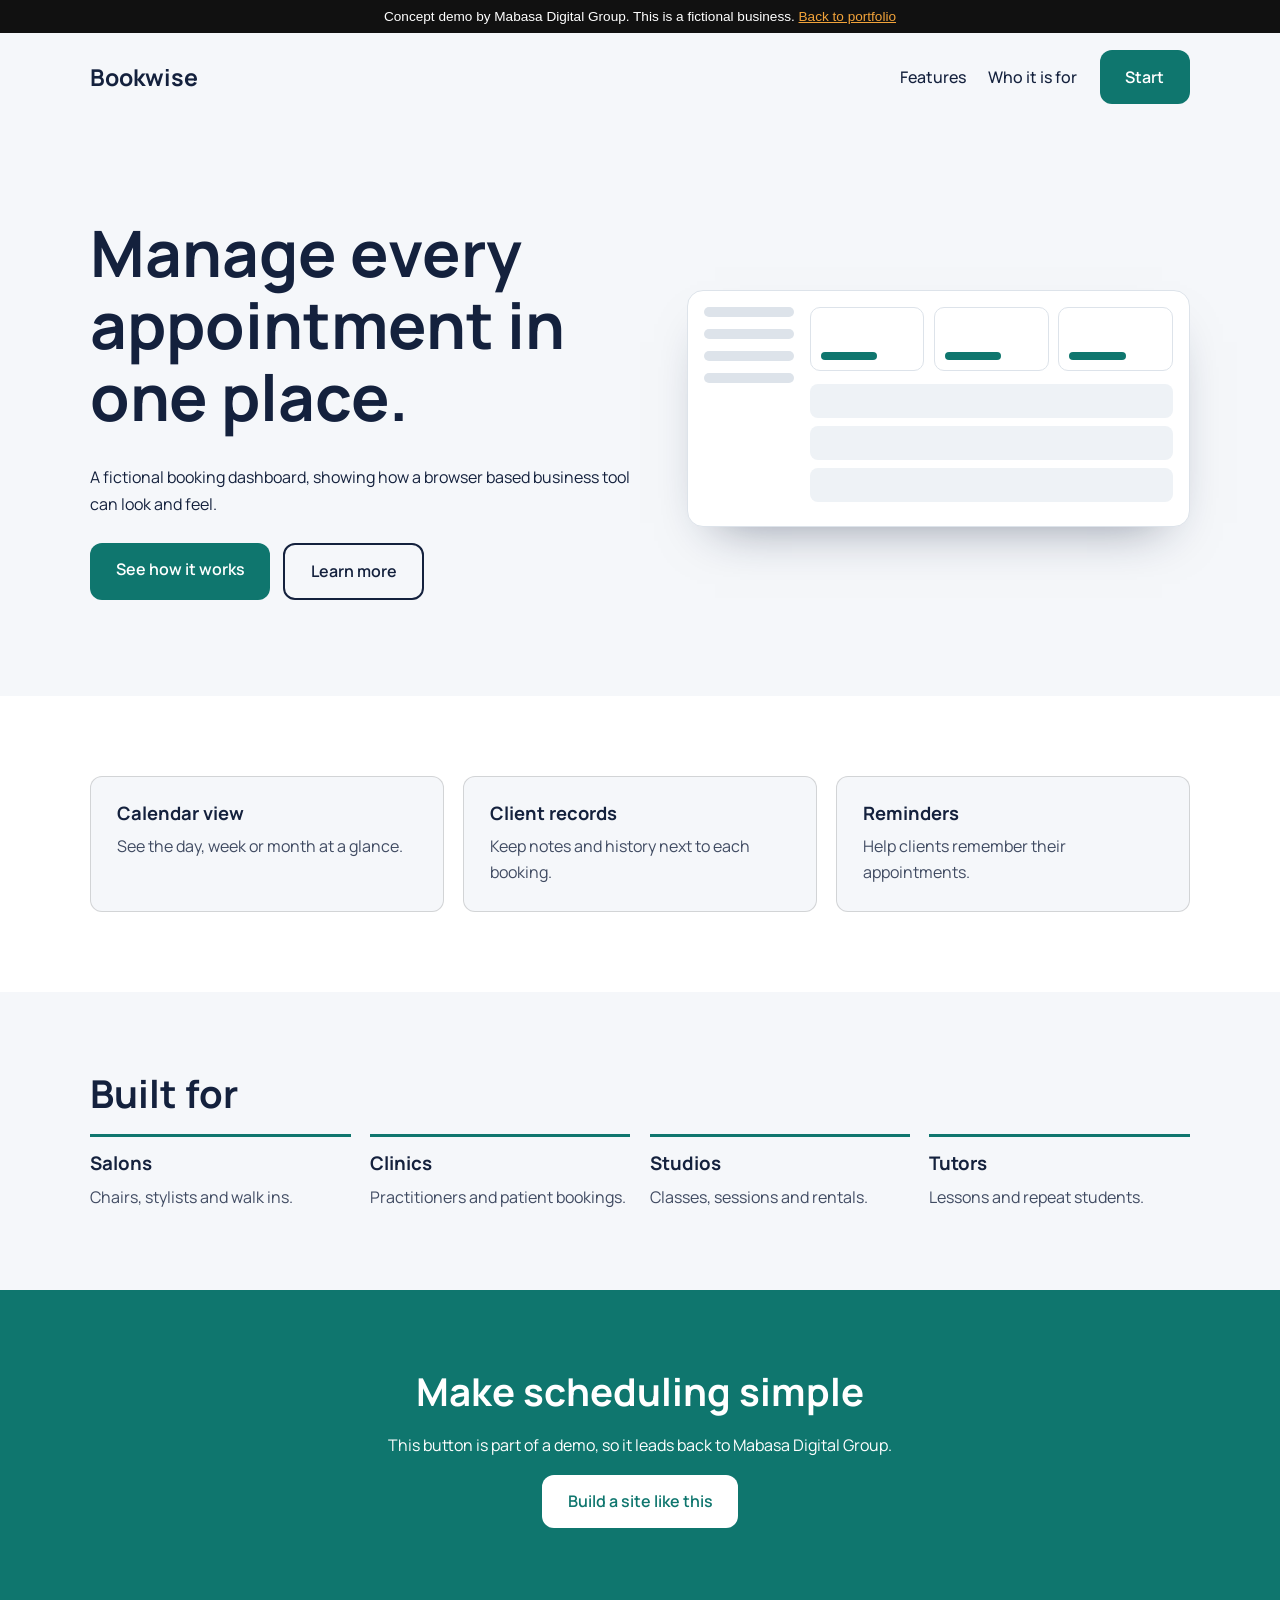
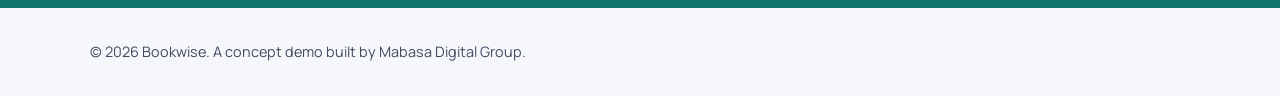
<file: demos/dashboard.html>
<!doctype html>
<html lang="en-ZA"><head><meta charset="utf-8"><meta name="viewport" content="width=device-width, initial-scale=1">
<title>Bookwise (concept demo)</title><meta name="robots" content="noindex">
<link rel="stylesheet" href="https://fonts.googleapis.com/css2?family=Manrope:wght@400;600;700&display=swap">
<style>:root{--h:'Manrope';--b:'Manrope';--bg:#F5F7FA;--fg:#14213D;--ac:#0F766E;--on:#FFFFFF;--sf:#FFFFFF;--r:12px}*{box-sizing:border-box}html{scroll-behavior:smooth}body{margin:0;font:400 1rem/1.65 var(--b),Arial,sans-serif;background:var(--bg);color:var(--fg)}
h1,h2,h3{font-family:var(--h),Georgia,serif;line-height:1.12;margin:0 0 .5em}h1{font-size:clamp(2.3rem,6vw,4rem)}h2{font-size:clamp(1.6rem,4vw,2.4rem)}p{max-width:62ch}
.demo{background:#111;color:#fff;font:500 .85rem Arial,sans-serif;padding:.55rem 1rem;text-align:center}.demo a{color:#F2A33A}
.w{width:min(1100px,100% - 2.5rem);margin:auto}header .w{display:flex;justify-content:space-between;align-items:center;gap:1rem;flex-wrap:wrap;padding:1.1rem 0}
.logo{font:700 1.45rem var(--h)}nav{display:flex;gap:1.4rem;align-items:center;flex-wrap:wrap}nav a{color:inherit;text-decoration:none;font-weight:500}
.btn{display:inline-block;padding:.85rem 1.6rem;background:var(--ac);color:var(--on);border-radius:var(--r);font-weight:600;text-decoration:none;transition:transform .2s}.btn:hover{transform:translateY(-2px)}
.btn.o{background:none;border:2px solid currentColor;color:inherit}a:focus-visible{outline:3px solid var(--ac);outline-offset:3px}
.hero{padding:clamp(3rem,8vw,6rem) 0}.sp{display:grid;gap:2.5rem;align-items:center}.ct{text-align:center}.ct p{margin-inline:auto}.ct .ac{justify-content:center}
.ac{display:flex;gap:.8rem;flex-wrap:wrap;margin-top:1.6rem}.art{position:relative;height:320px}.art i{position:absolute;border-radius:var(--r)}
.a1{inset:0 22% 22% 0;background:var(--ac)}.a2{inset:26% 0 0 28%;background:var(--sf);border:1px solid rgba(128,128,128,.35)}.a3{width:92px;height:92px;left:12%;bottom:6%;background:var(--fg);border-radius:50%!important}
.sec{padding:clamp(3rem,7vw,5rem) 0}.sf{background:var(--sf)}.g{display:grid;gap:1.2rem}.c{padding:1.6rem;border:1px solid rgba(128,128,128,.3);border-radius:var(--r);background:var(--bg);transition:transform .25s}.c:hover{transform:translateY(-4px)}
.c h3{font-size:1.15rem}.c p{margin:0;opacity:.8}.n{border-top:3px solid var(--ac);padding-top:1rem}.n p{margin:0;opacity:.8}.cta{background:var(--ac);color:var(--on);text-align:center}.cta .btn{background:var(--on);color:var(--ac)}
footer{padding:2rem 0;font-size:.9rem;opacity:.8}
.dash{display:grid;grid-template-columns:90px 1fr;gap:1rem;background:#fff;border:1px solid #dde3ea;border-radius:16px;padding:1rem;box-shadow:0 24px 50px -28px rgba(20,33,61,.5)}
.dash b{display:block;height:10px;border-radius:6px;background:#dde3ea;margin-bottom:12px}.dash .k{display:grid;grid-template-columns:repeat(3,1fr);gap:.6rem;margin-bottom:.8rem}.dash .k span{height:64px;border-radius:10px;background:var(--sf);border:1px solid #dde3ea;position:relative}
.dash .k span::after{content:"";position:absolute;left:10px;bottom:10px;width:50%;height:8px;border-radius:5px;background:var(--ac)}.dash em{display:block;height:34px;border-radius:8px;background:#EEF2F6;margin-bottom:8px}.dash em:first-child{border-left:4px solid var(--ac)}
@media(min-width:800px){.sp{grid-template-columns:1.05fr .95fr}.g3{grid-template-columns:repeat(3,1fr)}.g4{grid-template-columns:repeat(4,1fr)}}
@media(prefers-reduced-motion:reduce){*{transition:none!important;scroll-behavior:auto!important}}</style></head><body>
<div class="demo">Concept demo by Mabasa Digital Group. This is a fictional business. <a href="../index.html#portfolio">Back to portfolio</a></div>
<header><div class="w"><div class="logo">Bookwise</div><nav aria-label="Demo"><a href="#features">Features</a><a href="#more">Who it is for</a><a class="btn" href="#cta">Start</a></nav></div></header>
<main><section class="hero"><div class="w sp"><div><h1>Manage every appointment in one place.</h1><p>A fictional booking dashboard, showing how a browser based business tool can look and feel.</p><div class="ac"><a class="btn" href="#cta">See how it works</a><a class="btn o" href="#features">Learn more</a></div></div><div class="dash" aria-hidden="true"><div><b></b><b></b><b></b><b></b></div><div><div class="k"><span></span><span></span><span></span></div><em></em><em></em><em></em></div></div></div></section>
<section id="features" class="sec sf"><div class="w g g3"><div class="c"><h3>Calendar view</h3><p>See the day, week or month at a glance.</p></div><div class="c"><h3>Client records</h3><p>Keep notes and history next to each booking.</p></div><div class="c"><h3>Reminders</h3><p>Help clients remember their appointments.</p></div></div></section>
<section id="more" class="sec"><div class="w"><h2>Built for</h2><div class="g g4"><div class="n"><h3>Salons</h3><p>Chairs, stylists and walk ins.</p></div><div class="n"><h3>Clinics</h3><p>Practitioners and patient bookings.</p></div><div class="n"><h3>Studios</h3><p>Classes, sessions and rentals.</p></div><div class="n"><h3>Tutors</h3><p>Lessons and repeat students.</p></div></div></div></section>
<section id="cta" class="sec cta"><div class="w"><h2>Make scheduling simple</h2><p style="margin-inline:auto">This button is part of a demo, so it leads back to Mabasa Digital Group.</p><a class="btn" href="../index.html#contact">Build a site like this</a></div></section></main>
<footer><div class="w">&copy; <span id="y"></span> Bookwise. A concept demo built by Mabasa Digital Group.</div></footer>
<script>document.getElementById("y").textContent=new Date().getFullYear()</script></body></html>
</file>
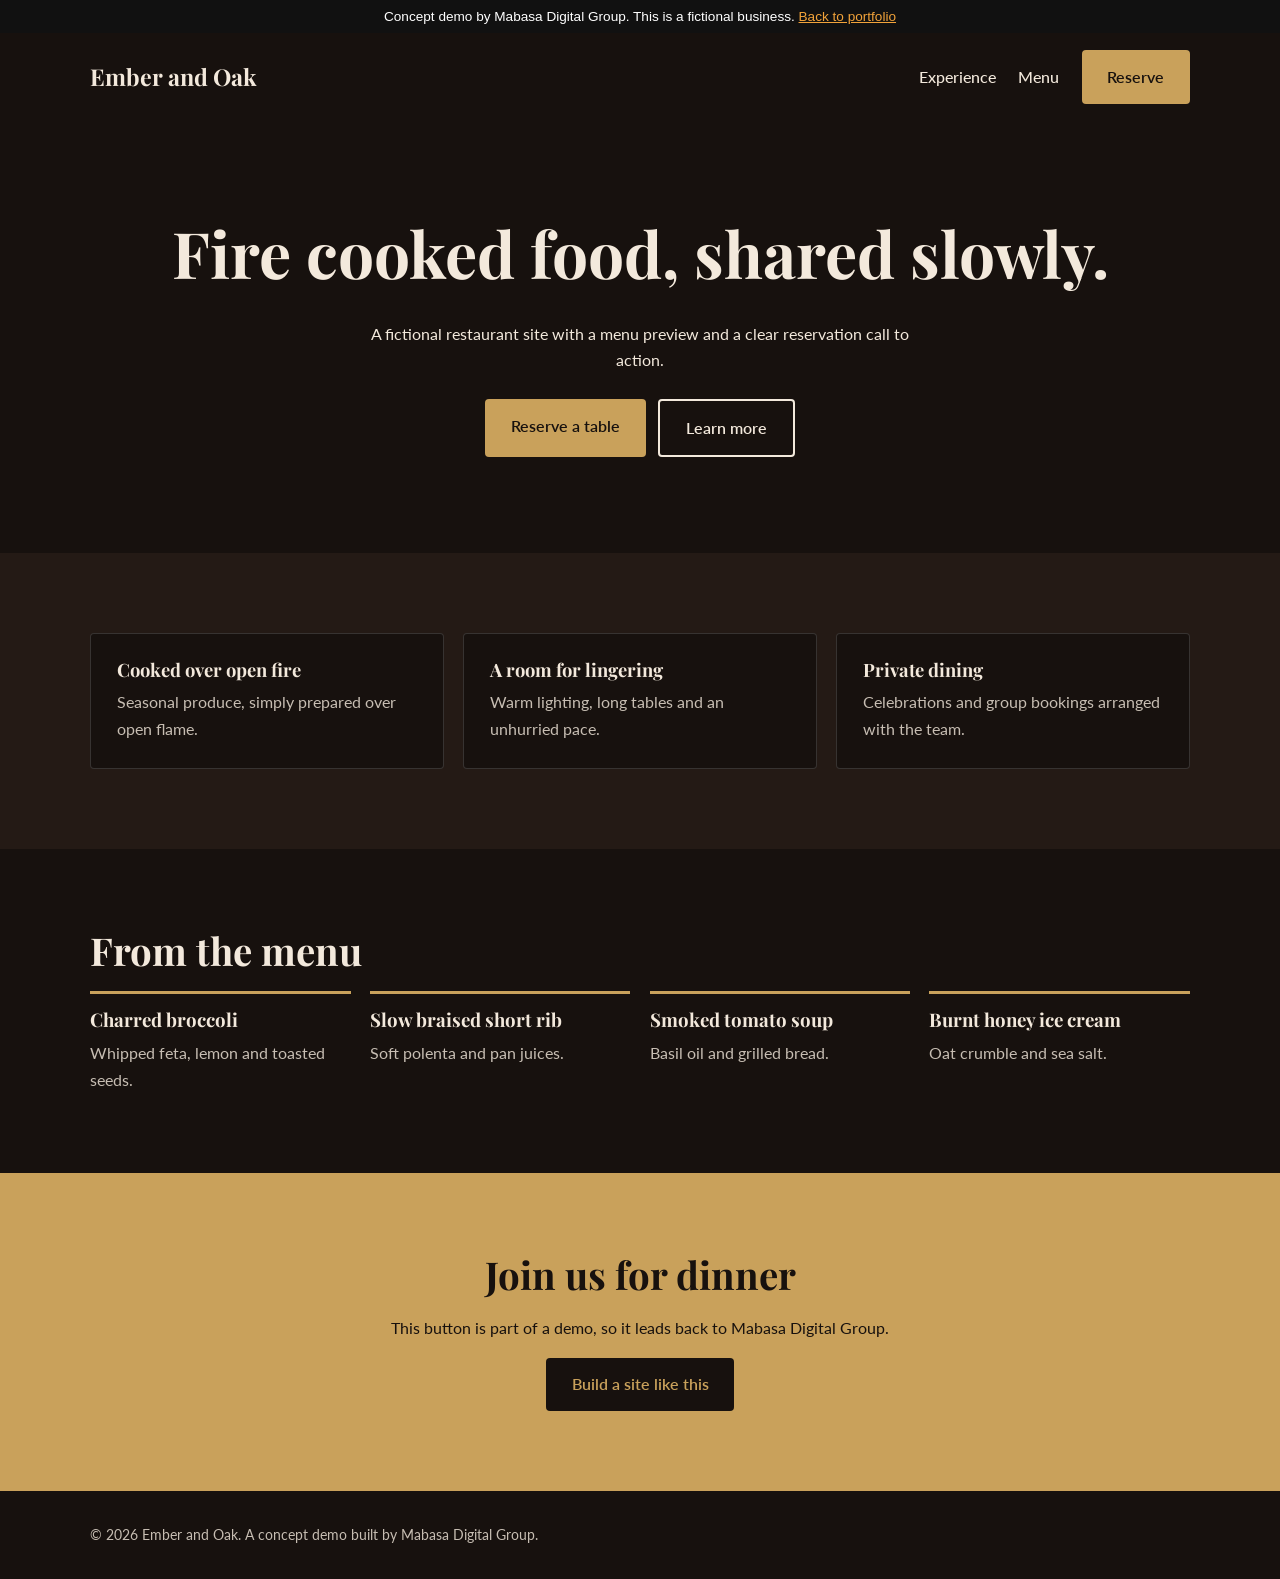
<file: demos/restaurant.html>
<!doctype html>
<html lang="en-ZA"><head><meta charset="utf-8"><meta name="viewport" content="width=device-width, initial-scale=1">
<title>Ember and Oak (concept demo)</title><meta name="robots" content="noindex">
<link rel="stylesheet" href="https://fonts.googleapis.com/css2?family=Playfair+Display:wght@400;600;700&family=Lato:wght@400;500;600&display=swap">
<style>:root{--h:'Playfair Display';--b:'Lato';--bg:#17110E;--fg:#F3E9DC;--ac:#C9A15B;--on:#17110E;--sf:#241A15;--r:4px}*{box-sizing:border-box}html{scroll-behavior:smooth}body{margin:0;font:400 1rem/1.65 var(--b),Arial,sans-serif;background:var(--bg);color:var(--fg)}
h1,h2,h3{font-family:var(--h),Georgia,serif;line-height:1.12;margin:0 0 .5em}h1{font-size:clamp(2.3rem,6vw,4rem)}h2{font-size:clamp(1.6rem,4vw,2.4rem)}p{max-width:62ch}
.demo{background:#111;color:#fff;font:500 .85rem Arial,sans-serif;padding:.55rem 1rem;text-align:center}.demo a{color:#F2A33A}
.w{width:min(1100px,100% - 2.5rem);margin:auto}header .w{display:flex;justify-content:space-between;align-items:center;gap:1rem;flex-wrap:wrap;padding:1.1rem 0}
.logo{font:700 1.45rem var(--h)}nav{display:flex;gap:1.4rem;align-items:center;flex-wrap:wrap}nav a{color:inherit;text-decoration:none;font-weight:500}
.btn{display:inline-block;padding:.85rem 1.6rem;background:var(--ac);color:var(--on);border-radius:var(--r);font-weight:600;text-decoration:none;transition:transform .2s}.btn:hover{transform:translateY(-2px)}
.btn.o{background:none;border:2px solid currentColor;color:inherit}a:focus-visible{outline:3px solid var(--ac);outline-offset:3px}
.hero{padding:clamp(3rem,8vw,6rem) 0}.sp{display:grid;gap:2.5rem;align-items:center}.ct{text-align:center}.ct p{margin-inline:auto}.ct .ac{justify-content:center}
.ac{display:flex;gap:.8rem;flex-wrap:wrap;margin-top:1.6rem}.art{position:relative;height:320px}.art i{position:absolute;border-radius:var(--r)}
.a1{inset:0 22% 22% 0;background:var(--ac)}.a2{inset:26% 0 0 28%;background:var(--sf);border:1px solid rgba(128,128,128,.35)}.a3{width:92px;height:92px;left:12%;bottom:6%;background:var(--fg);border-radius:50%!important}
.sec{padding:clamp(3rem,7vw,5rem) 0}.sf{background:var(--sf)}.g{display:grid;gap:1.2rem}.c{padding:1.6rem;border:1px solid rgba(128,128,128,.3);border-radius:var(--r);background:var(--bg);transition:transform .25s}.c:hover{transform:translateY(-4px)}
.c h3{font-size:1.15rem}.c p{margin:0;opacity:.8}.n{border-top:3px solid var(--ac);padding-top:1rem}.n p{margin:0;opacity:.8}.cta{background:var(--ac);color:var(--on);text-align:center}.cta .btn{background:var(--on);color:var(--ac)}
footer{padding:2rem 0;font-size:.9rem;opacity:.8}
.dash{display:grid;grid-template-columns:90px 1fr;gap:1rem;background:#fff;border:1px solid #dde3ea;border-radius:16px;padding:1rem;box-shadow:0 24px 50px -28px rgba(20,33,61,.5)}
.dash b{display:block;height:10px;border-radius:6px;background:#dde3ea;margin-bottom:12px}.dash .k{display:grid;grid-template-columns:repeat(3,1fr);gap:.6rem;margin-bottom:.8rem}.dash .k span{height:64px;border-radius:10px;background:var(--sf);border:1px solid #dde3ea;position:relative}
.dash .k span::after{content:"";position:absolute;left:10px;bottom:10px;width:50%;height:8px;border-radius:5px;background:var(--ac)}.dash em{display:block;height:34px;border-radius:8px;background:#EEF2F6;margin-bottom:8px}.dash em:first-child{border-left:4px solid var(--ac)}
@media(min-width:800px){.sp{grid-template-columns:1.05fr .95fr}.g3{grid-template-columns:repeat(3,1fr)}.g4{grid-template-columns:repeat(4,1fr)}}
@media(prefers-reduced-motion:reduce){*{transition:none!important;scroll-behavior:auto!important}}</style></head><body>
<div class="demo">Concept demo by Mabasa Digital Group. This is a fictional business. <a href="../index.html#portfolio">Back to portfolio</a></div>
<header><div class="w"><div class="logo">Ember and Oak</div><nav aria-label="Demo"><a href="#features">Experience</a><a href="#more">Menu</a><a class="btn" href="#cta">Reserve</a></nav></div></header>
<main><section class="hero"><div class="w ct"><h1>Fire cooked food, shared slowly.</h1><p>A fictional restaurant site with a menu preview and a clear reservation call to action.</p><div class="ac"><a class="btn" href="#cta">Reserve a table</a><a class="btn o" href="#features">Learn more</a></div></div></section>
<section id="features" class="sec sf"><div class="w g g3"><div class="c"><h3>Cooked over open fire</h3><p>Seasonal produce, simply prepared over open flame.</p></div><div class="c"><h3>A room for lingering</h3><p>Warm lighting, long tables and an unhurried pace.</p></div><div class="c"><h3>Private dining</h3><p>Celebrations and group bookings arranged with the team.</p></div></div></section>
<section id="more" class="sec"><div class="w"><h2>From the menu</h2><div class="g g4"><div class="n"><h3>Charred broccoli</h3><p>Whipped feta, lemon and toasted seeds.</p></div><div class="n"><h3>Slow braised short rib</h3><p>Soft polenta and pan juices.</p></div><div class="n"><h3>Smoked tomato soup</h3><p>Basil oil and grilled bread.</p></div><div class="n"><h3>Burnt honey ice cream</h3><p>Oat crumble and sea salt.</p></div></div></div></section>
<section id="cta" class="sec cta"><div class="w"><h2>Join us for dinner</h2><p style="margin-inline:auto">This button is part of a demo, so it leads back to Mabasa Digital Group.</p><a class="btn" href="../index.html#contact">Build a site like this</a></div></section></main>
<footer><div class="w">&copy; <span id="y"></span> Ember and Oak. A concept demo built by Mabasa Digital Group.</div></footer>
<script>document.getElementById("y").textContent=new Date().getFullYear()</script></body></html>
</file>
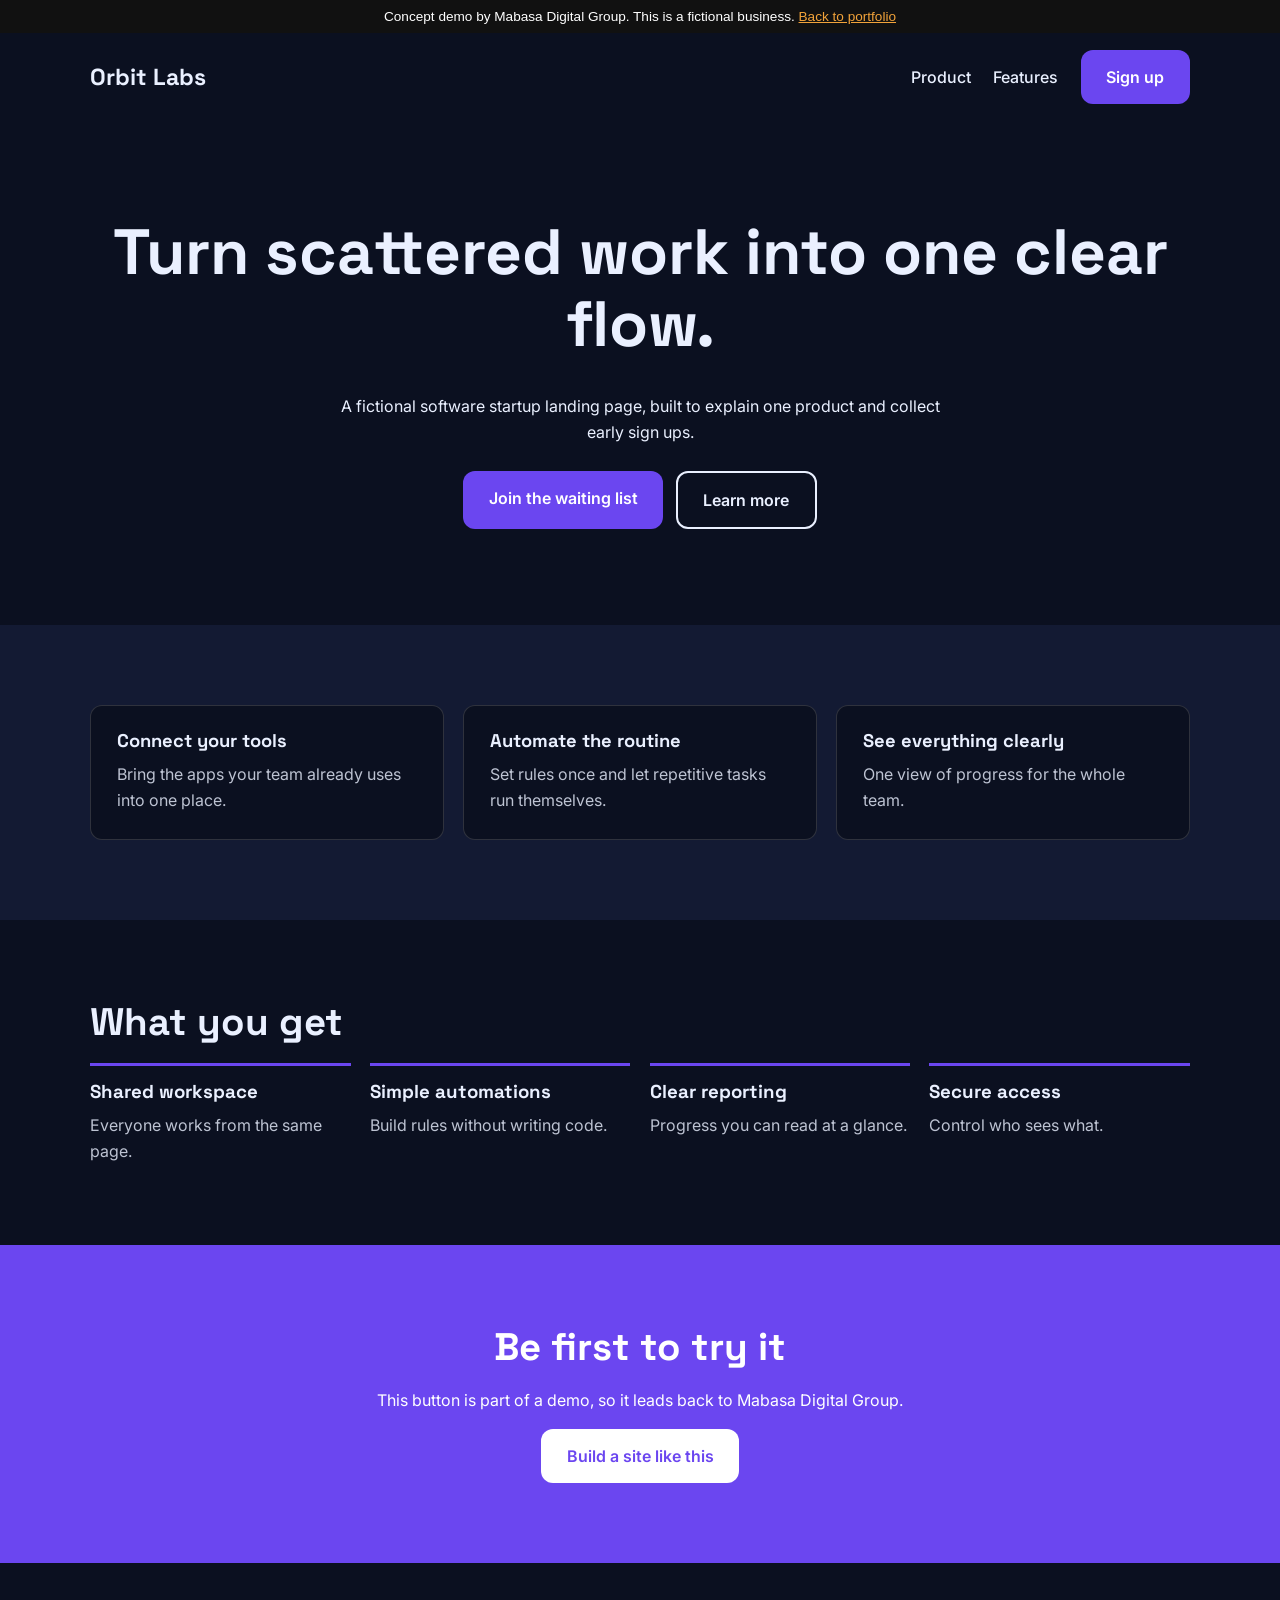
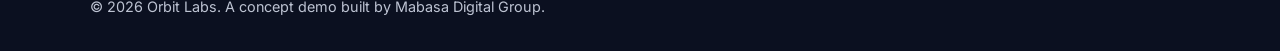
<file: demos/startup.html>
<!doctype html>
<html lang="en-ZA"><head><meta charset="utf-8"><meta name="viewport" content="width=device-width, initial-scale=1">
<title>Orbit Labs (concept demo)</title><meta name="robots" content="noindex">
<link rel="stylesheet" href="https://fonts.googleapis.com/css2?family=Space+Grotesk:wght@400;600;700&family=Inter:wght@400;500;600&display=swap">
<style>:root{--h:'Space Grotesk';--b:'Inter';--bg:#0B1020;--fg:#EAF0FF;--ac:#6B46F0;--on:#FFFFFF;--sf:#131A33;--r:12px}*{box-sizing:border-box}html{scroll-behavior:smooth}body{margin:0;font:400 1rem/1.65 var(--b),Arial,sans-serif;background:var(--bg);color:var(--fg)}
h1,h2,h3{font-family:var(--h),Georgia,serif;line-height:1.12;margin:0 0 .5em}h1{font-size:clamp(2.3rem,6vw,4rem)}h2{font-size:clamp(1.6rem,4vw,2.4rem)}p{max-width:62ch}
.demo{background:#111;color:#fff;font:500 .85rem Arial,sans-serif;padding:.55rem 1rem;text-align:center}.demo a{color:#F2A33A}
.w{width:min(1100px,100% - 2.5rem);margin:auto}header .w{display:flex;justify-content:space-between;align-items:center;gap:1rem;flex-wrap:wrap;padding:1.1rem 0}
.logo{font:700 1.45rem var(--h)}nav{display:flex;gap:1.4rem;align-items:center;flex-wrap:wrap}nav a{color:inherit;text-decoration:none;font-weight:500}
.btn{display:inline-block;padding:.85rem 1.6rem;background:var(--ac);color:var(--on);border-radius:var(--r);font-weight:600;text-decoration:none;transition:transform .2s}.btn:hover{transform:translateY(-2px)}
.btn.o{background:none;border:2px solid currentColor;color:inherit}a:focus-visible{outline:3px solid var(--ac);outline-offset:3px}
.hero{padding:clamp(3rem,8vw,6rem) 0}.sp{display:grid;gap:2.5rem;align-items:center}.ct{text-align:center}.ct p{margin-inline:auto}.ct .ac{justify-content:center}
.ac{display:flex;gap:.8rem;flex-wrap:wrap;margin-top:1.6rem}.art{position:relative;height:320px}.art i{position:absolute;border-radius:var(--r)}
.a1{inset:0 22% 22% 0;background:var(--ac)}.a2{inset:26% 0 0 28%;background:var(--sf);border:1px solid rgba(128,128,128,.35)}.a3{width:92px;height:92px;left:12%;bottom:6%;background:var(--fg);border-radius:50%!important}
.sec{padding:clamp(3rem,7vw,5rem) 0}.sf{background:var(--sf)}.g{display:grid;gap:1.2rem}.c{padding:1.6rem;border:1px solid rgba(128,128,128,.3);border-radius:var(--r);background:var(--bg);transition:transform .25s}.c:hover{transform:translateY(-4px)}
.c h3{font-size:1.15rem}.c p{margin:0;opacity:.8}.n{border-top:3px solid var(--ac);padding-top:1rem}.n p{margin:0;opacity:.8}.cta{background:var(--ac);color:var(--on);text-align:center}.cta .btn{background:var(--on);color:var(--ac)}
footer{padding:2rem 0;font-size:.9rem;opacity:.8}
.dash{display:grid;grid-template-columns:90px 1fr;gap:1rem;background:#fff;border:1px solid #dde3ea;border-radius:16px;padding:1rem;box-shadow:0 24px 50px -28px rgba(20,33,61,.5)}
.dash b{display:block;height:10px;border-radius:6px;background:#dde3ea;margin-bottom:12px}.dash .k{display:grid;grid-template-columns:repeat(3,1fr);gap:.6rem;margin-bottom:.8rem}.dash .k span{height:64px;border-radius:10px;background:var(--sf);border:1px solid #dde3ea;position:relative}
.dash .k span::after{content:"";position:absolute;left:10px;bottom:10px;width:50%;height:8px;border-radius:5px;background:var(--ac)}.dash em{display:block;height:34px;border-radius:8px;background:#EEF2F6;margin-bottom:8px}.dash em:first-child{border-left:4px solid var(--ac)}
@media(min-width:800px){.sp{grid-template-columns:1.05fr .95fr}.g3{grid-template-columns:repeat(3,1fr)}.g4{grid-template-columns:repeat(4,1fr)}}
@media(prefers-reduced-motion:reduce){*{transition:none!important;scroll-behavior:auto!important}}</style></head><body>
<div class="demo">Concept demo by Mabasa Digital Group. This is a fictional business. <a href="../index.html#portfolio">Back to portfolio</a></div>
<header><div class="w"><div class="logo">Orbit Labs</div><nav aria-label="Demo"><a href="#features">Product</a><a href="#more">Features</a><a class="btn" href="#cta">Sign up</a></nav></div></header>
<main><section class="hero"><div class="w ct"><h1>Turn scattered work into one clear flow.</h1><p>A fictional software startup landing page, built to explain one product and collect early sign ups.</p><div class="ac"><a class="btn" href="#cta">Join the waiting list</a><a class="btn o" href="#features">Learn more</a></div></div></section>
<section id="features" class="sec sf"><div class="w g g3"><div class="c"><h3>Connect your tools</h3><p>Bring the apps your team already uses into one place.</p></div><div class="c"><h3>Automate the routine</h3><p>Set rules once and let repetitive tasks run themselves.</p></div><div class="c"><h3>See everything clearly</h3><p>One view of progress for the whole team.</p></div></div></section>
<section id="more" class="sec"><div class="w"><h2>What you get</h2><div class="g g4"><div class="n"><h3>Shared workspace</h3><p>Everyone works from the same page.</p></div><div class="n"><h3>Simple automations</h3><p>Build rules without writing code.</p></div><div class="n"><h3>Clear reporting</h3><p>Progress you can read at a glance.</p></div><div class="n"><h3>Secure access</h3><p>Control who sees what.</p></div></div></div></section>
<section id="cta" class="sec cta"><div class="w"><h2>Be first to try it</h2><p style="margin-inline:auto">This button is part of a demo, so it leads back to Mabasa Digital Group.</p><a class="btn" href="../index.html#contact">Build a site like this</a></div></section></main>
<footer><div class="w">&copy; <span id="y"></span> Orbit Labs. A concept demo built by Mabasa Digital Group.</div></footer>
<script>document.getElementById("y").textContent=new Date().getFullYear()</script></body></html>
</file>
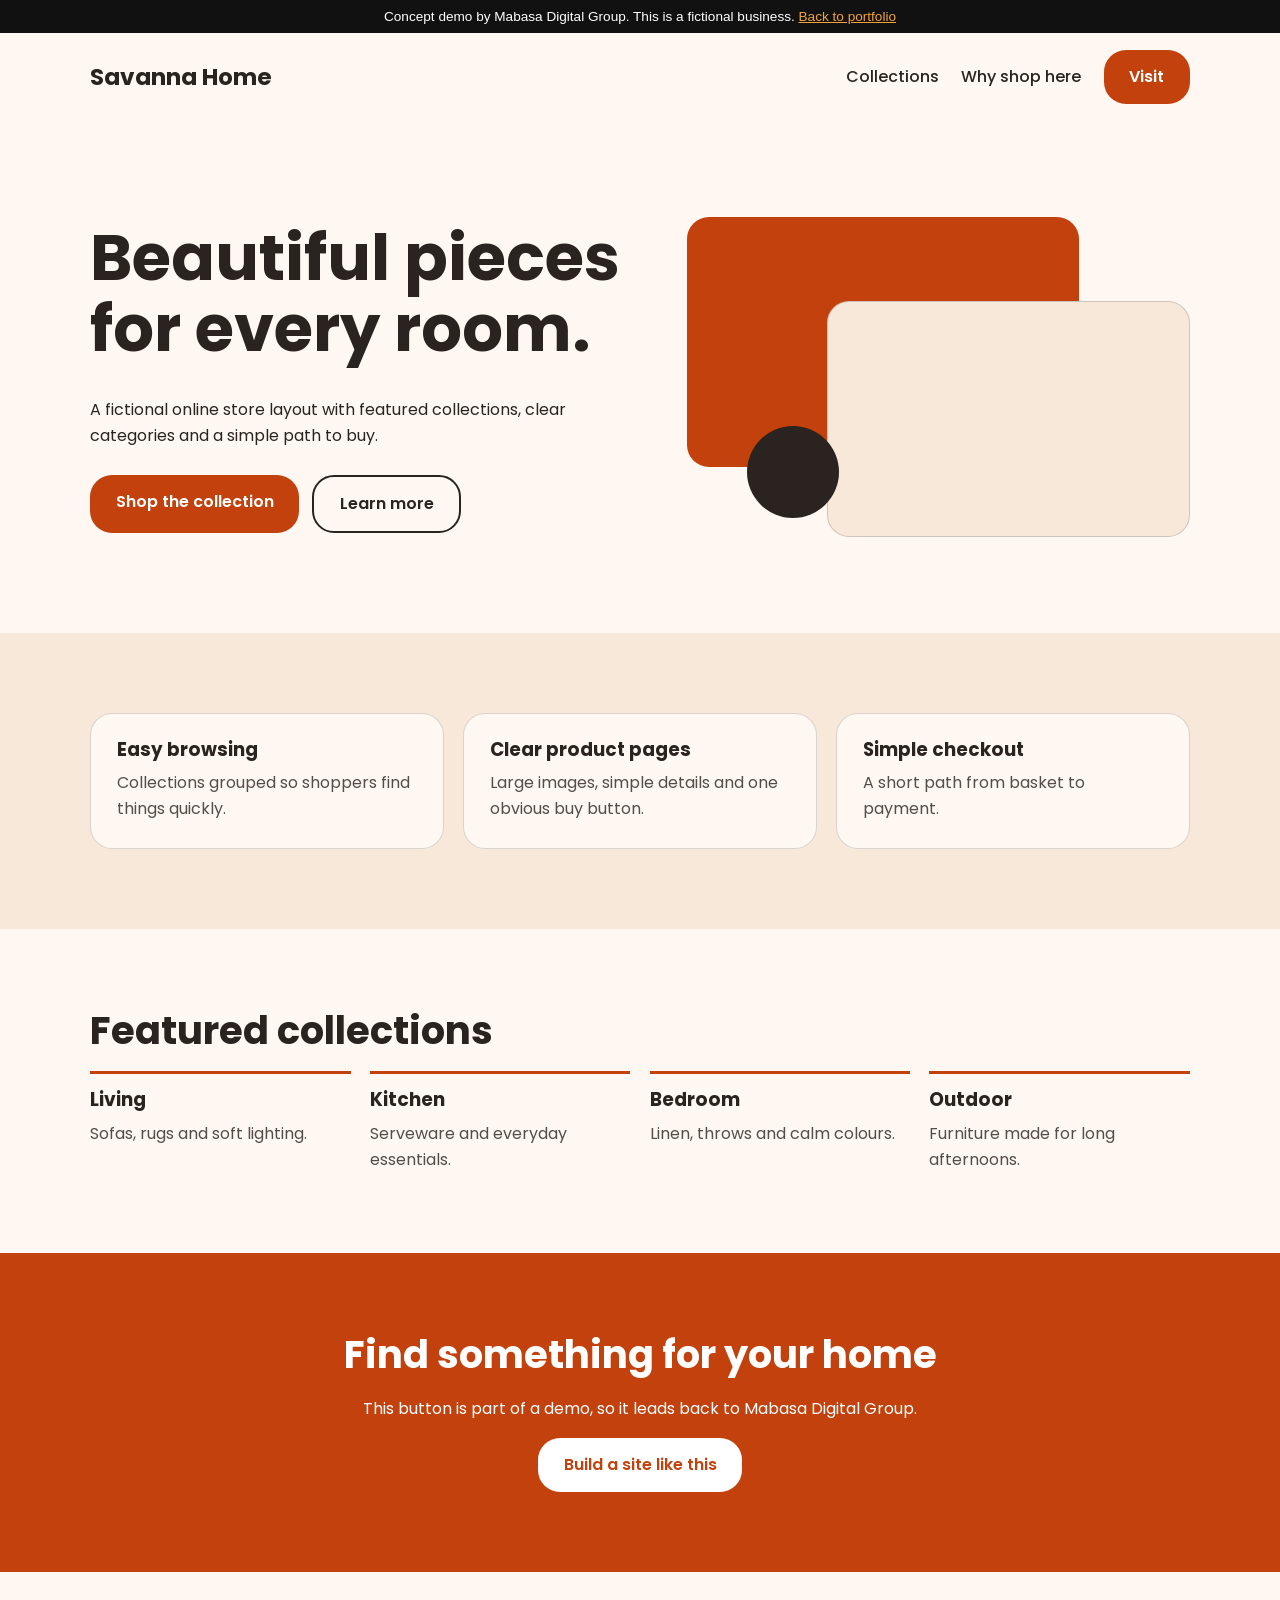
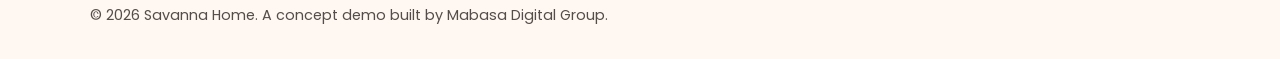
<file: demos/store.html>
<!doctype html>
<html lang="en-ZA"><head><meta charset="utf-8"><meta name="viewport" content="width=device-width, initial-scale=1">
<title>Savanna Home (concept demo)</title><meta name="robots" content="noindex">
<link rel="stylesheet" href="https://fonts.googleapis.com/css2?family=Poppins:wght@400;600;700&display=swap">
<style>:root{--h:'Poppins';--b:'Poppins';--bg:#FFF8F2;--fg:#2A2320;--ac:#C2410C;--on:#FFFFFF;--sf:#F8E8DA;--r:22px}*{box-sizing:border-box}html{scroll-behavior:smooth}body{margin:0;font:400 1rem/1.65 var(--b),Arial,sans-serif;background:var(--bg);color:var(--fg)}
h1,h2,h3{font-family:var(--h),Georgia,serif;line-height:1.12;margin:0 0 .5em}h1{font-size:clamp(2.3rem,6vw,4rem)}h2{font-size:clamp(1.6rem,4vw,2.4rem)}p{max-width:62ch}
.demo{background:#111;color:#fff;font:500 .85rem Arial,sans-serif;padding:.55rem 1rem;text-align:center}.demo a{color:#F2A33A}
.w{width:min(1100px,100% - 2.5rem);margin:auto}header .w{display:flex;justify-content:space-between;align-items:center;gap:1rem;flex-wrap:wrap;padding:1.1rem 0}
.logo{font:700 1.45rem var(--h)}nav{display:flex;gap:1.4rem;align-items:center;flex-wrap:wrap}nav a{color:inherit;text-decoration:none;font-weight:500}
.btn{display:inline-block;padding:.85rem 1.6rem;background:var(--ac);color:var(--on);border-radius:var(--r);font-weight:600;text-decoration:none;transition:transform .2s}.btn:hover{transform:translateY(-2px)}
.btn.o{background:none;border:2px solid currentColor;color:inherit}a:focus-visible{outline:3px solid var(--ac);outline-offset:3px}
.hero{padding:clamp(3rem,8vw,6rem) 0}.sp{display:grid;gap:2.5rem;align-items:center}.ct{text-align:center}.ct p{margin-inline:auto}.ct .ac{justify-content:center}
.ac{display:flex;gap:.8rem;flex-wrap:wrap;margin-top:1.6rem}.art{position:relative;height:320px}.art i{position:absolute;border-radius:var(--r)}
.a1{inset:0 22% 22% 0;background:var(--ac)}.a2{inset:26% 0 0 28%;background:var(--sf);border:1px solid rgba(128,128,128,.35)}.a3{width:92px;height:92px;left:12%;bottom:6%;background:var(--fg);border-radius:50%!important}
.sec{padding:clamp(3rem,7vw,5rem) 0}.sf{background:var(--sf)}.g{display:grid;gap:1.2rem}.c{padding:1.6rem;border:1px solid rgba(128,128,128,.3);border-radius:var(--r);background:var(--bg);transition:transform .25s}.c:hover{transform:translateY(-4px)}
.c h3{font-size:1.15rem}.c p{margin:0;opacity:.8}.n{border-top:3px solid var(--ac);padding-top:1rem}.n p{margin:0;opacity:.8}.cta{background:var(--ac);color:var(--on);text-align:center}.cta .btn{background:var(--on);color:var(--ac)}
footer{padding:2rem 0;font-size:.9rem;opacity:.8}
.dash{display:grid;grid-template-columns:90px 1fr;gap:1rem;background:#fff;border:1px solid #dde3ea;border-radius:16px;padding:1rem;box-shadow:0 24px 50px -28px rgba(20,33,61,.5)}
.dash b{display:block;height:10px;border-radius:6px;background:#dde3ea;margin-bottom:12px}.dash .k{display:grid;grid-template-columns:repeat(3,1fr);gap:.6rem;margin-bottom:.8rem}.dash .k span{height:64px;border-radius:10px;background:var(--sf);border:1px solid #dde3ea;position:relative}
.dash .k span::after{content:"";position:absolute;left:10px;bottom:10px;width:50%;height:8px;border-radius:5px;background:var(--ac)}.dash em{display:block;height:34px;border-radius:8px;background:#EEF2F6;margin-bottom:8px}.dash em:first-child{border-left:4px solid var(--ac)}
@media(min-width:800px){.sp{grid-template-columns:1.05fr .95fr}.g3{grid-template-columns:repeat(3,1fr)}.g4{grid-template-columns:repeat(4,1fr)}}
@media(prefers-reduced-motion:reduce){*{transition:none!important;scroll-behavior:auto!important}}</style></head><body>
<div class="demo">Concept demo by Mabasa Digital Group. This is a fictional business. <a href="../index.html#portfolio">Back to portfolio</a></div>
<header><div class="w"><div class="logo">Savanna Home</div><nav aria-label="Demo"><a href="#features">Collections</a><a href="#more">Why shop here</a><a class="btn" href="#cta">Visit</a></nav></div></header>
<main><section class="hero"><div class="w sp"><div><h1>Beautiful pieces for every room.</h1><p>A fictional online store layout with featured collections, clear categories and a simple path to buy.</p><div class="ac"><a class="btn" href="#cta">Shop the collection</a><a class="btn o" href="#features">Learn more</a></div></div><div class="art" aria-hidden="true"><i class="a1"></i><i class="a2"></i><i class="a3"></i></div></div></section>
<section id="features" class="sec sf"><div class="w g g3"><div class="c"><h3>Easy browsing</h3><p>Collections grouped so shoppers find things quickly.</p></div><div class="c"><h3>Clear product pages</h3><p>Large images, simple details and one obvious buy button.</p></div><div class="c"><h3>Simple checkout</h3><p>A short path from basket to payment.</p></div></div></section>
<section id="more" class="sec"><div class="w"><h2>Featured collections</h2><div class="g g4"><div class="n"><h3>Living</h3><p>Sofas, rugs and soft lighting.</p></div><div class="n"><h3>Kitchen</h3><p>Serveware and everyday essentials.</p></div><div class="n"><h3>Bedroom</h3><p>Linen, throws and calm colours.</p></div><div class="n"><h3>Outdoor</h3><p>Furniture made for long afternoons.</p></div></div></div></section>
<section id="cta" class="sec cta"><div class="w"><h2>Find something for your home</h2><p style="margin-inline:auto">This button is part of a demo, so it leads back to Mabasa Digital Group.</p><a class="btn" href="../index.html#contact">Build a site like this</a></div></section></main>
<footer><div class="w">&copy; <span id="y"></span> Savanna Home. A concept demo built by Mabasa Digital Group.</div></footer>
<script>document.getElementById("y").textContent=new Date().getFullYear()</script></body></html>
</file>
<file: css/style.css>
/* Mabasa Digital Group: brand tokens come from the logo */
:root{--ink:#0B3D3A;--amber:#F2A33A;--amber-text:#8A5A10;--cream:#F6F4EE;--white:#fff;--text:#14201F;--muted:#55645F;--line:#E0DCD0;--r:14px;
--head:'Sora','Helvetica Neue',Arial,sans-serif;--body:'Public Sans','Helvetica Neue',Arial,sans-serif}
*{box-sizing:border-box}html{scroll-behavior:smooth;scroll-padding-top:84px}
body{margin:0;font:400 1rem/1.65 var(--body);color:var(--text);background:var(--white);-webkit-font-smoothing:antialiased}
h1,h2,h3{font-family:var(--head);line-height:1.15;margin:0 0 .6em;letter-spacing:-.02em}
h1{font-size:clamp(2.2rem,6vw,3.9rem);font-weight:700;color:var(--ink)}
h2{font-size:clamp(1.7rem,4vw,2.5rem);color:var(--ink)}h3{font-size:1.08rem;color:var(--ink)}
p{margin:0 0 1em;max-width:66ch}a{color:var(--ink)}
:focus-visible{outline:3px solid var(--amber);outline-offset:3px;border-radius:4px}
.wrap{width:min(1160px,100% - 2.5rem);margin-inline:auto}
.skip{position:absolute;left:-999px;top:8px;background:var(--ink);color:#fff;padding:.6rem 1rem;z-index:99}.skip:focus{left:8px}
.sec{padding:clamp(3.5rem,8vw,6.5rem) 0}.alt{background:var(--cream)}.center{text-align:center;margin:2.5rem auto 0;max-width:none}
.sub{color:var(--muted);margin-bottom:2.2rem}.slogan{font-family:var(--head);font-weight:600;color:var(--amber-text);margin-bottom:1rem}
/* header */
.site-header{position:sticky;top:0;z-index:50;background:rgba(246,244,238,.94);backdrop-filter:blur(8px);border-bottom:1px solid var(--line)}
.bar{display:flex;align-items:center;justify-content:space-between;min-height:72px}
.brand{display:flex;align-items:center;gap:.7rem;text-decoration:none}.brand span{display:flex;flex-direction:column;line-height:1.1}
.brand b{font:700 1.35rem var(--head);color:var(--ink);letter-spacing:-.03em}.brand small{font-size:.66rem;letter-spacing:.3em;text-transform:uppercase;color:var(--amber-text)}
.brand.light b{color:#fff}.brand.light small{color:var(--amber)}
.burger{width:46px;height:46px;border:1px solid var(--line);border-radius:12px;background:var(--white);display:grid;place-content:center;gap:5px;cursor:pointer}
.burger span{width:20px;height:2px;background:var(--ink);transition:transform .25s,opacity .25s}
.burger[aria-expanded=true] span:nth-child(1){transform:translateY(7px) rotate(45deg)}.burger[aria-expanded=true] span:nth-child(2){opacity:0}.burger[aria-expanded=true] span:nth-child(3){transform:translateY(-7px) rotate(-45deg)}
.nav{position:absolute;left:0;right:0;top:100%;background:var(--cream);border-bottom:1px solid var(--line);padding:1rem 1.25rem 1.5rem;display:none;flex-direction:column;gap:.25rem}
.nav.open{display:flex}.nav a:not(.btn){padding:.8rem .25rem;text-decoration:none;font-weight:500;border-bottom:1px solid var(--line)}
.nav a.on{color:var(--amber-text)}
/* buttons */
.btn{display:inline-flex;justify-content:center;align-items:center;min-height:48px;padding:.75rem 1.5rem;border-radius:999px;font:600 .98rem var(--head);text-decoration:none;border:2px solid var(--ink);cursor:pointer;transition:transform .2s,background .2s,color .2s}
.btn-solid{background:var(--ink);color:#fff}.btn-solid:hover{background:#0f524e;transform:translateY(-2px)}
.btn-line{background:transparent;color:var(--ink)}.btn-line:hover{background:var(--ink);color:#fff;transform:translateY(-2px)}
.btn[disabled]{opacity:.6;cursor:wait}
/* hero */
.hero{padding:clamp(2.5rem,7vw,5.5rem) 0 clamp(3rem,7vw,5rem);background:var(--cream);overflow:hidden}
.hero-grid{display:grid;gap:3rem;align-items:center}.lead{font-size:1.15rem;color:var(--muted)}.actions{display:flex;flex-wrap:wrap;gap:.8rem;margin-top:1.6rem}
.stage{position:relative;height:340px;max-width:520px;width:100%}
.win{position:absolute;background:#fff;border:1px solid var(--line);border-radius:14px;padding:30px 18px 18px;box-shadow:0 18px 40px -22px rgba(11,61,58,.45)}
.win i{position:absolute;top:11px;width:8px;height:8px;border-radius:50%;background:var(--amber)}.win i:nth-child(1){left:14px}.win i:nth-child(2){left:28px;opacity:.6}.win i:nth-child(3){left:42px;opacity:.3}
.w1{left:0;top:10px;width:62%;height:200px}.w2{right:0;top:60px;width:62%;height:220px;background:var(--ink);border-color:var(--ink);animation:drift 7s ease-in-out infinite}
.w3{left:14%;bottom:0;width:54%;height:140px}
.ln{height:10px;border-radius:6px;background:var(--line);margin-bottom:10px}.l1{width:70%}.l2{width:45%}.blk{height:70px;border-radius:10px;background:var(--cream)}
.w2 .ln{background:rgba(255,255,255,.2)}.m{display:flex;justify-content:center;padding:14px 0 18px}.btn-mock{width:90px;height:26px;border-radius:99px;background:var(--amber);margin-top:14px}
@keyframes drift{50%{transform:translateY(-12px)}}
/* content */
.why,.steps{list-style:none;margin:0;padding:0;display:grid;gap:1.6rem}.why li,.steps li{border-top:2px solid var(--ink);padding-top:1rem}.why p,.steps p{color:var(--muted);margin:0}
.steps{counter-reset:s}.steps li{counter-increment:s}.steps h3::before{content:counter(s) ". "}
.grid{display:grid;gap:1.2rem}.card{background:var(--white);border:1px solid var(--line);border-radius:var(--r);padding:1.6rem;display:flex;flex-direction:column;transition:transform .25s,border-color .25s}
.alt .card{background:#fff}.card:hover{transform:translateY(-4px);border-color:var(--ink)}
.card svg.ico{width:30px;height:30px;stroke:var(--ink);fill:none;stroke-width:1.7;stroke-linecap:round;stroke-linejoin:round;margin-bottom:1rem}
.card p{color:var(--muted)}.card .btn{margin-top:auto;align-self:flex-start;min-height:44px;padding:.5rem 1.2rem}
.card.featured{border:2px solid var(--ink);background:var(--ink)}.card.featured *{color:#fff}.card.featured .btn{background:var(--amber);border-color:var(--amber);color:var(--ink)}
.price{font:700 1.7rem var(--head);margin:.3rem 0 .8rem;color:var(--ink)}.card ul{padding-left:1.1rem;margin:0 0 1.4rem;color:var(--muted)}.card li{margin-bottom:.3rem}
.filters{display:flex;flex-wrap:wrap;gap:.6rem;margin-bottom:1.6rem}
.filters button{min-height:44px;padding:.4rem 1.1rem;border-radius:999px;border:1px solid var(--ink);background:transparent;color:var(--ink);font:600 .9rem var(--head);cursor:pointer}
.filters button[aria-pressed=true]{background:var(--ink);color:#fff}
.mock{height:150px;border-radius:10px;margin-bottom:1rem;padding:26px 14px 12px;position:relative}
.mock::before{content:"";position:absolute;top:10px;left:12px;width:36px;height:7px;background:radial-gradient(circle,rgba(255,255,255,.7) 3px,transparent 3.5px) 0 0/12px 7px}
.mock b{display:block;height:9px;border-radius:5px;background:rgba(255,255,255,.35);margin-bottom:9px;width:60%}.mock b+b{width:40%}.mock em{display:block;height:44px;border-radius:8px;background:rgba(255,255,255,.14);margin-top:12px}
.tag{font-size:.82rem;color:var(--amber-text);font-weight:600;margin:0 0 .3rem}.tech{font-size:.85rem;color:var(--muted)}.empty{color:var(--muted)}
.narrow{max-width:800px}details{border-bottom:1px solid var(--line);padding:1rem 0}summary{cursor:pointer;font:600 1.05rem var(--head);color:var(--ink);list-style:none;display:flex;justify-content:space-between;gap:1rem}
summary::-webkit-details-marker{display:none}summary::after{content:"+";font-size:1.4rem;line-height:1;transition:transform .25s}details[open] summary::after{transform:rotate(45deg)}details p{margin:.8rem 0 0;color:var(--muted)}
.two{display:grid;gap:3rem}
/* form */
form{background:var(--cream);border:1px solid var(--line);border-radius:var(--r);padding:1.5rem}.f{margin-bottom:1.1rem;display:flex;flex-direction:column}
label{font-weight:600;font-size:.92rem;margin-bottom:.35rem}input,select,textarea{font:inherit;font-size:1rem;padding:.8rem .9rem;border:1px solid #b9b4a4;border-radius:10px;background:#fff;color:var(--text);width:100%}
input[aria-invalid=true],select[aria-invalid=true],textarea[aria-invalid=true]{border-color:#B42318}.err{color:#B42318;font-size:.86rem;min-height:0;margin-top:.3rem}
.check{flex-direction:row;flex-wrap:wrap;gap:.7rem;align-items:flex-start}.check input{width:24px;height:24px;margin-top:2px}.check label{flex:1;font-weight:400;margin:0}.check .err{flex-basis:100%}
.hp{position:absolute;left:-9999px}.fine{font-size:.85rem;color:var(--muted)}#form-status{margin:1rem 0 0;font-weight:600}.ok{color:var(--ink)}.bad{color:#B42318}
.links{display:flex;gap:1.1rem;margin:1.6rem 0 2rem}.ic{display:flex;flex-direction:column;align-items:center;gap:.4rem;text-decoration:none;font-size:.82rem;font-weight:600;color:var(--ink)}
.ic svg.ico{fill:none;stroke-linecap:round;stroke-linejoin:round;stroke-width:1.8;width:56px;height:56px;padding:15px;margin:0;border-radius:50%;background:var(--ink);stroke:#fff;transition:transform .2s,background .2s}.ic:hover svg.ico{transform:translateY(-3px);background:#0f524e}
.info{margin-top:1.8rem;padding-top:1.2rem;border-top:1px solid var(--line)}.info ul,.info ol{margin:0;padding-left:1.2rem;color:var(--muted)}.info li{margin-bottom:.4rem}.notice{background:#FFF4DD;border:1px solid var(--amber);padding:1rem;border-radius:10px;font-size:.92rem}

.reveal{opacity:0;transform:translateY(14px);transition:opacity .6s,transform .6s}.reveal.in{opacity:1;transform:none}
@media(min-width:700px){.grid.cards{grid-template-columns:repeat(2,1fr)}.why{grid-template-columns:repeat(2,1fr)}.foot{grid-template-columns:2fr 1fr 1fr}}
@media(min-width:860px){.burger{display:none}.nav{position:static;display:flex;flex-direction:row;align-items:center;gap:1.6rem;padding:0;background:none;border:0}
.nav a:not(.btn){border:0;padding:.3rem 0}.nav .btn{min-height:44px;padding:.5rem 1.3rem}.hero-grid{grid-template-columns:1.1fr .9fr}.two{grid-template-columns:1fr 1fr}.grid.cards{grid-template-columns:repeat(3,1fr)}.why{grid-template-columns:repeat(3,1fr)}}
@media(prefers-reduced-motion:reduce){*{animation:none!important;transition:none!important;scroll-behavior:auto!important}.reveal{opacity:1;transform:none}}

[hidden]{display:none!important}
.consent-link{font-weight:600}
/* legal page */
.legal-page{padding:clamp(2.5rem,6vw,4.5rem) 0 clamp(3rem,7vw,5rem)}.legal-page h1{font-size:clamp(1.8rem,4vw,2.4rem);margin-top:2.2rem}.legal-page h1:first-of-type{margin-top:1.5rem}.legal-page p{max-width:70ch}

/* ===== Bottom banner (kept from the original site) ===== */
.ft{position:relative;overflow:hidden;background:radial-gradient(circle at 85% 0,#14605b 0,transparent 55%),#0B3D3A;border-top:4px solid #F2A33A;color:#d9e4e2;padding:0 0 1.5rem}
.ft::after{content:"M";position:absolute;right:-20px;bottom:-90px;font:800 340px/1 Sora,sans-serif;color:#fff;opacity:.04;pointer-events:none}
.ft .wrap{position:relative;z-index:1}
.ftcta{display:flex;flex-wrap:wrap;gap:20px;align-items:center;justify-content:space-between;padding:40px 0;border-bottom:1px solid rgba(255,255,255,.18);margin-bottom:40px}
.ftcta h2{font-size:clamp(1.5rem,4vw,2.1rem);margin:0 0 4px;color:#fff}.ftcta p{margin:0;color:#cfe3de}
.ft .btn{background:#F2A33A;border-color:#F2A33A;color:#111}.ft .btn:hover{background:#fff;border-color:#fff;color:#111}
.grid4{display:grid;gap:2rem}
.ft h3{color:#F2A33A;font-size:.85rem;letter-spacing:.14em;text-transform:uppercase}
.ft .grid4 a:not(.brand){display:block;color:#cfe3de;margin-bottom:.5rem;text-decoration:none;transition:color .2s,transform .2s}.ft .grid4 a:not(.brand):hover{color:#fff;transform:translateX(4px)}
.ftslogan{color:#fff;font-weight:700;margin:16px 0 4px}.ft .muted{color:#a8c7bf}
.copy{display:flex;flex-wrap:wrap;gap:8px 24px;justify-content:space-between;border-top:1px solid rgba(255,255,255,.18);color:#a8c7bf;margin-top:2rem;padding-top:1.2rem;font-size:.88rem}.orange{color:#F2A33A;font-weight:700}
@media(min-width:700px){.grid4{grid-template-columns:1.6fr 1fr 1fr 1fr}}
.ft .brand svg{border-radius:12px;box-shadow:0 0 0 1px rgba(255,255,255,.35)}
</file>
